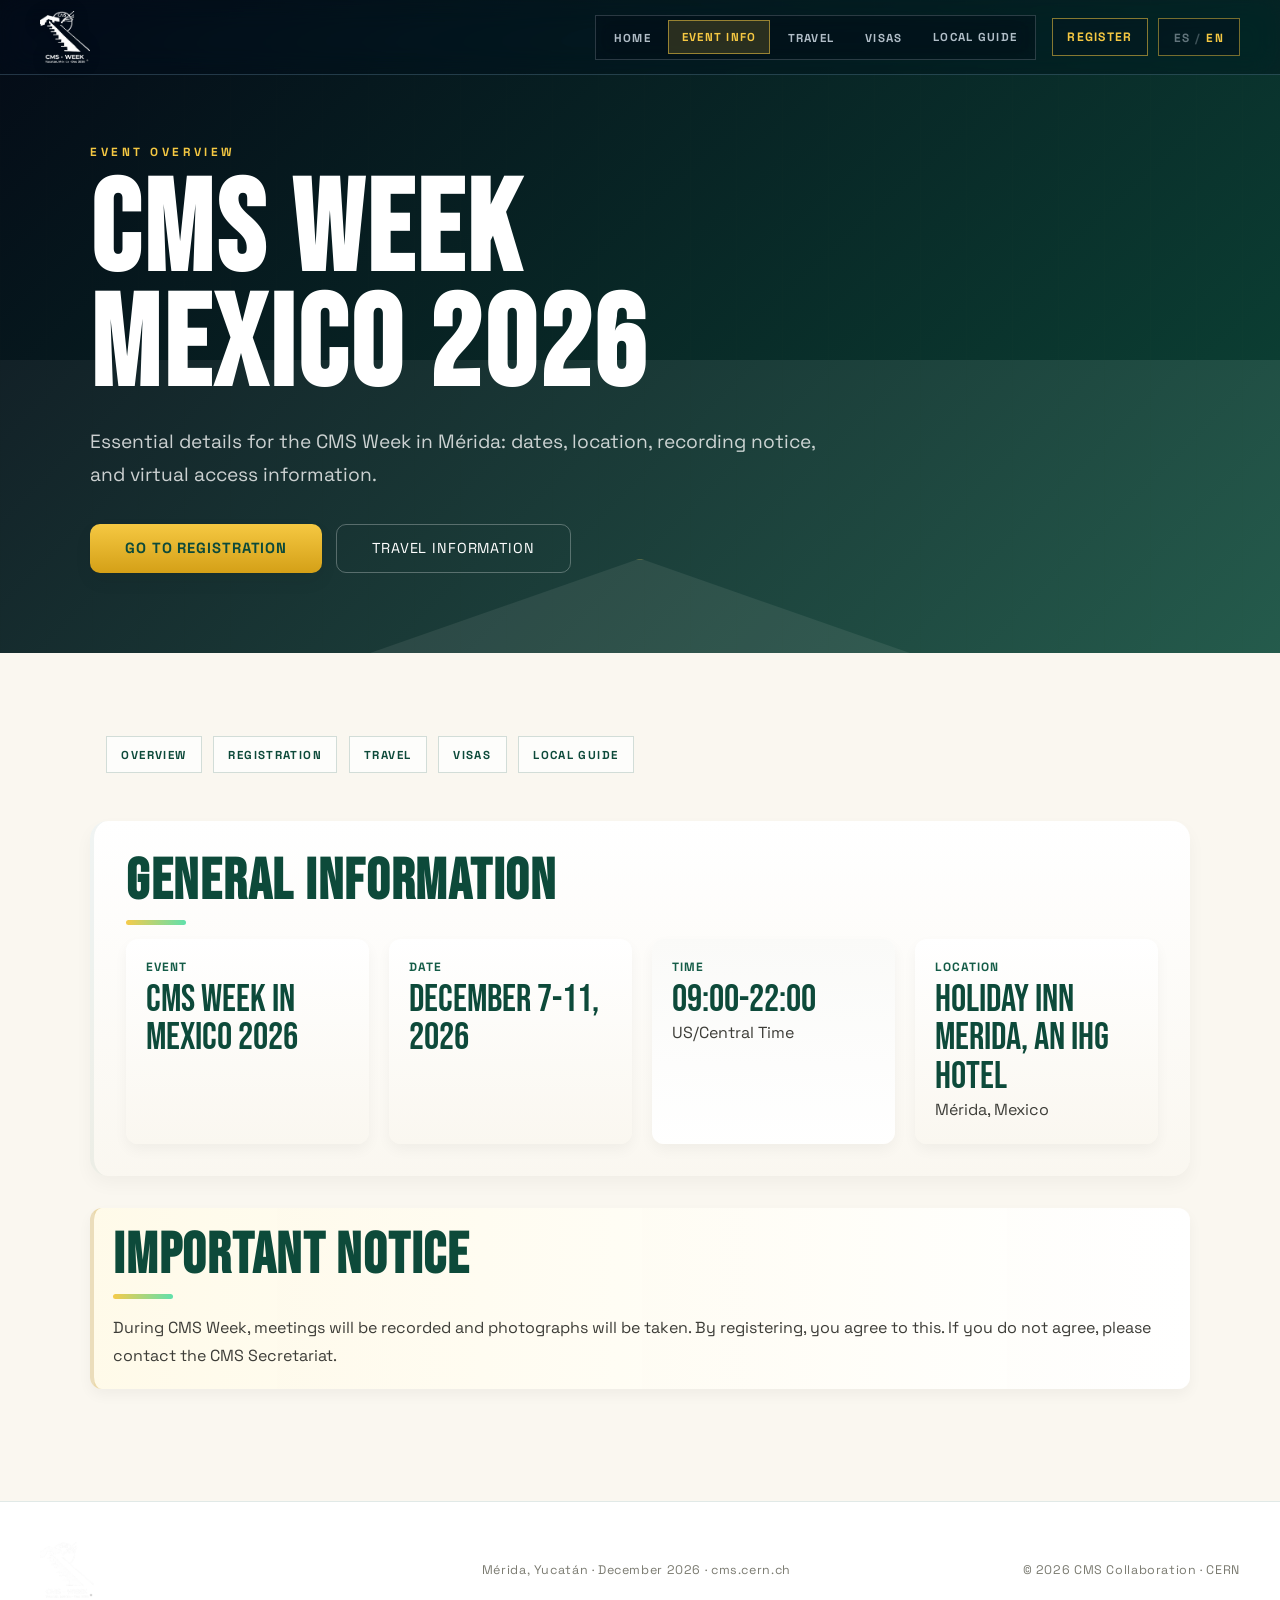
<file: event-info.html>
<!DOCTYPE html>
<html lang="es">
<head>
<meta charset="UTF-8">
<meta name="viewport" content="width=device-width, initial-scale=1.0">
<title>Información general | CMS Week México 2026</title>
<meta name="description" content="Información general de CMS Week México 2026: fechas, horario, sede en Mérida, acceso virtual, aviso de grabación y datos para participantes.">
<meta name="robots" content="index, follow">
<link rel="canonical" href="https://cmsweekmexico.buap.mx/event-info.html">
<link rel="icon" href="Logos/logo1.png" type="image/png">
<meta property="og:locale" content="es_MX">
<meta property="og:site_name" content="CMS Week México 2026">
<meta property="og:type" content="website">
<meta property="og:title" content="Información general | CMS Week México 2026">
<meta property="og:description" content="Fechas, horario, sede, acceso virtual y avisos para participantes de CMS Week México 2026.">
<meta property="og:url" content="https://cmsweekmexico.buap.mx/event-info.html">
<meta property="og:image" content="https://cmsweekmexico.buap.mx/Logos/logo1.png">
<meta name="twitter:card" content="summary_large_image">
<meta name="twitter:title" content="Información general | CMS Week México 2026">
<meta name="twitter:description" content="Fechas, sede, acceso virtual y datos generales para participantes.">
<meta name="twitter:image" content="https://cmsweekmexico.buap.mx/Logos/logo1.png">
<link rel="preconnect" href="https://fonts.googleapis.com">
<link rel="preconnect" href="https://fonts.gstatic.com" crossorigin>
<link rel="stylesheet" href="cms_week_merida.css">
<link href="https://fonts.googleapis.com/css2?family=Bebas+Neue&family=Space+Grotesk:wght@300;400;500;700&display=swap" rel="stylesheet">
</head>
<body class="subpage" data-lang="es" data-title-es="Información general | CMS Week México 2026" data-title-en="General information | CMS Week Mexico 2026">

<nav class="subpage-nav">
  <a class="nav-logo" href="index.html#home" aria-label="Ir al inicio" data-aria-en="Go to home">
    <img src="Logos/logo1.png" alt="CMS Week">
  </a>
  <div class="subpage-nav-links" aria-label="Navegación de participante" data-aria-en="Participant navigation">
    <a href="index.html#home" data-en="Home">Inicio</a>
    <a class="is-active" href="event-info.html" data-en="Event info">Evento</a>
    <a href="travel.html" data-en="Travel">Viaje</a>
    <a href="visa.html" data-en="Visas">Visas</a>
    <a href="local-guide.html" data-en="Local guide">Guía local</a>
  </div>
  <div class="subpage-nav-actions">
    <a class="nav-register-link" href="registration.html" data-en="Register">Registro</a>
    <button class="lang-toggle" type="button" data-language-toggle aria-label="Cambiar idioma a inglés" aria-pressed="false">
      <span data-lang-option="es">ES</span>
      <span class="lang-toggle-divider">/</span>
      <span data-lang-option="en">EN</span>
    </button>
  </div>
</nav>

<header class="subpage-hero">
  <div class="subpage-hero-inner">
    <p class="subpage-kicker" data-en="Event overview">Vista general</p>
    <h1 class="subpage-title" data-en="CMS Week<br>Mexico 2026">CMS Week<br>México 2026</h1>
    <p class="subpage-lede" data-en="Essential details for the CMS Week in Mérida: dates, location, recording notice, and virtual access information.">Detalles esenciales para la CMS Week en Mérida: fechas, sede, aviso de grabación y acceso virtual.</p>
    <div class="subpage-actions">
      <a class="btn-primary" href="registration.html" data-en="Go to registration">Ir a registro</a>
      <a class="btn-secondary" href="travel.html" data-en="Travel information">Información de viaje</a>
    </div>
  </div>
</header>

<main class="subpage-shell">
  <nav class="quick-nav" aria-label="Navegación de información" data-aria-en="Information navigation">
    <a href="event-info.html" data-en="Overview">Vista general</a>
    <a href="registration.html" data-en="Registration">Registro</a>
    <a href="travel.html" data-en="Travel">Viaje</a>
    <a href="visa.html" data-en="Visas">Visas</a>
    <a href="local-guide.html" data-en="Local guide">Guía local</a>
  </nav>

  <section class="subpage-section">
    <h2 data-en="General Information">Información general</h2>
    <div class="detail-grid">
      <article class="detail-card">
        <span class="detail-label" data-en="Event">Evento</span>
        <span class="detail-value" data-en="CMS Week in Mexico 2026">CMS Week en México 2026</span>
      </article>
      <article class="detail-card">
        <span class="detail-label" data-en="Date">Fecha</span>
        <span class="detail-value" data-en="December 7-11, 2026">7-11 diciembre 2026</span>
      </article>
      <article class="detail-card">
        <span class="detail-label" data-en="Time">Horario</span>
        <span class="detail-value" data-en="09:00-22:00">09:00-22:00</span>
        <p data-en="US/Central Time">Hora US/Central</p>
      </article>
      <article class="detail-card">
        <span class="detail-label" data-en="Location">Ubicación</span>
        <span class="detail-value" data-en="Holiday Inn Merida, an IHG Hotel">Holiday Inn Merida, an IHG Hotel</span>
        <p data-en="Mérida, Mexico">Mérida, México</p>
      </article>
    </div>
  </section>

  <section class="subpage-section notice-card">
    <h2 data-en="Important Notice">Aviso importante</h2>
    <p data-en="During CMS Week, meetings will be recorded and photographs will be taken. By registering, you agree to this. If you do not agree, please contact the CMS Secretariat.">Durante la CMS Week, las reuniones serán grabadas y se tomarán fotografías. Al registrarte, aceptas esto. Si no estás de acuerdo, contacta a la Secretaría de CMS.</p>
  </section>

  <!--<section class="subpage-section">
    <h2 data-en="Virtual Access">Acceso virtual</h2>
    <div class="virtual-box">
      <p><strong data-en="Videoconference link">Enlace de videoconferencia</strong></p>
      <p><a class="external-link" href="https://cern.zoom.us/j/64338934866?pwd=QXkUrZQE3adKwtbLFVpMgnfCrBDTyC.1" target="_blank" rel="noopener">https://cern.zoom.us/j/64338934866?pwd=QXkUrZQE3adKwtbLFVpMgnfCrBDTyC.1</a></p>
      <div class="detail-grid">
        <article class="detail-card">
          <span class="detail-label" data-en="Zoom Meeting ID">ID de reunión Zoom</span>
          <span class="detail-value">64338934866</span>
        </article>
        <article class="detail-card">
          <span class="detail-label" data-en="Passcode">Código de acceso</span>
          <span class="detail-value">13042026</span>
        </article>
        <article class="detail-card">
          <span class="detail-label" data-en="Main host">Host principal</span>
          <p>Elisa Sabatini</p>
        </article>
        <article class="detail-card">
          <span class="detail-label" data-en="Alternate hosts">Hosts alternativos</span>
          <p>Hafeez Hoorani, Anna Benecke, Paolo Rumerio, Florencia Canelli, Guillelmo Gomez-Ceballos, Giulia Negro, Anadi Canepa, Andreas Meyer, Anne Dabrowski.</p>
        </article>
      </div>
    </div>
  </section>-->
</main>

<footer>
  <div class="footer-logo">
    <img src="Logos/logo1.png" alt="CMS Week">
  </div>
  <div class="footer-text" data-en="Mérida, Yucatán · December 2026 · cms.cern.ch">Mérida, Yucatán · Diciembre 2026 · cms.cern.ch</div>
  <div class="footer-text">© 2026 CMS Collaboration · CERN</div>
</footer>

<script src="cms_week_subpages.js"></script>
</body>
</html>
</file>
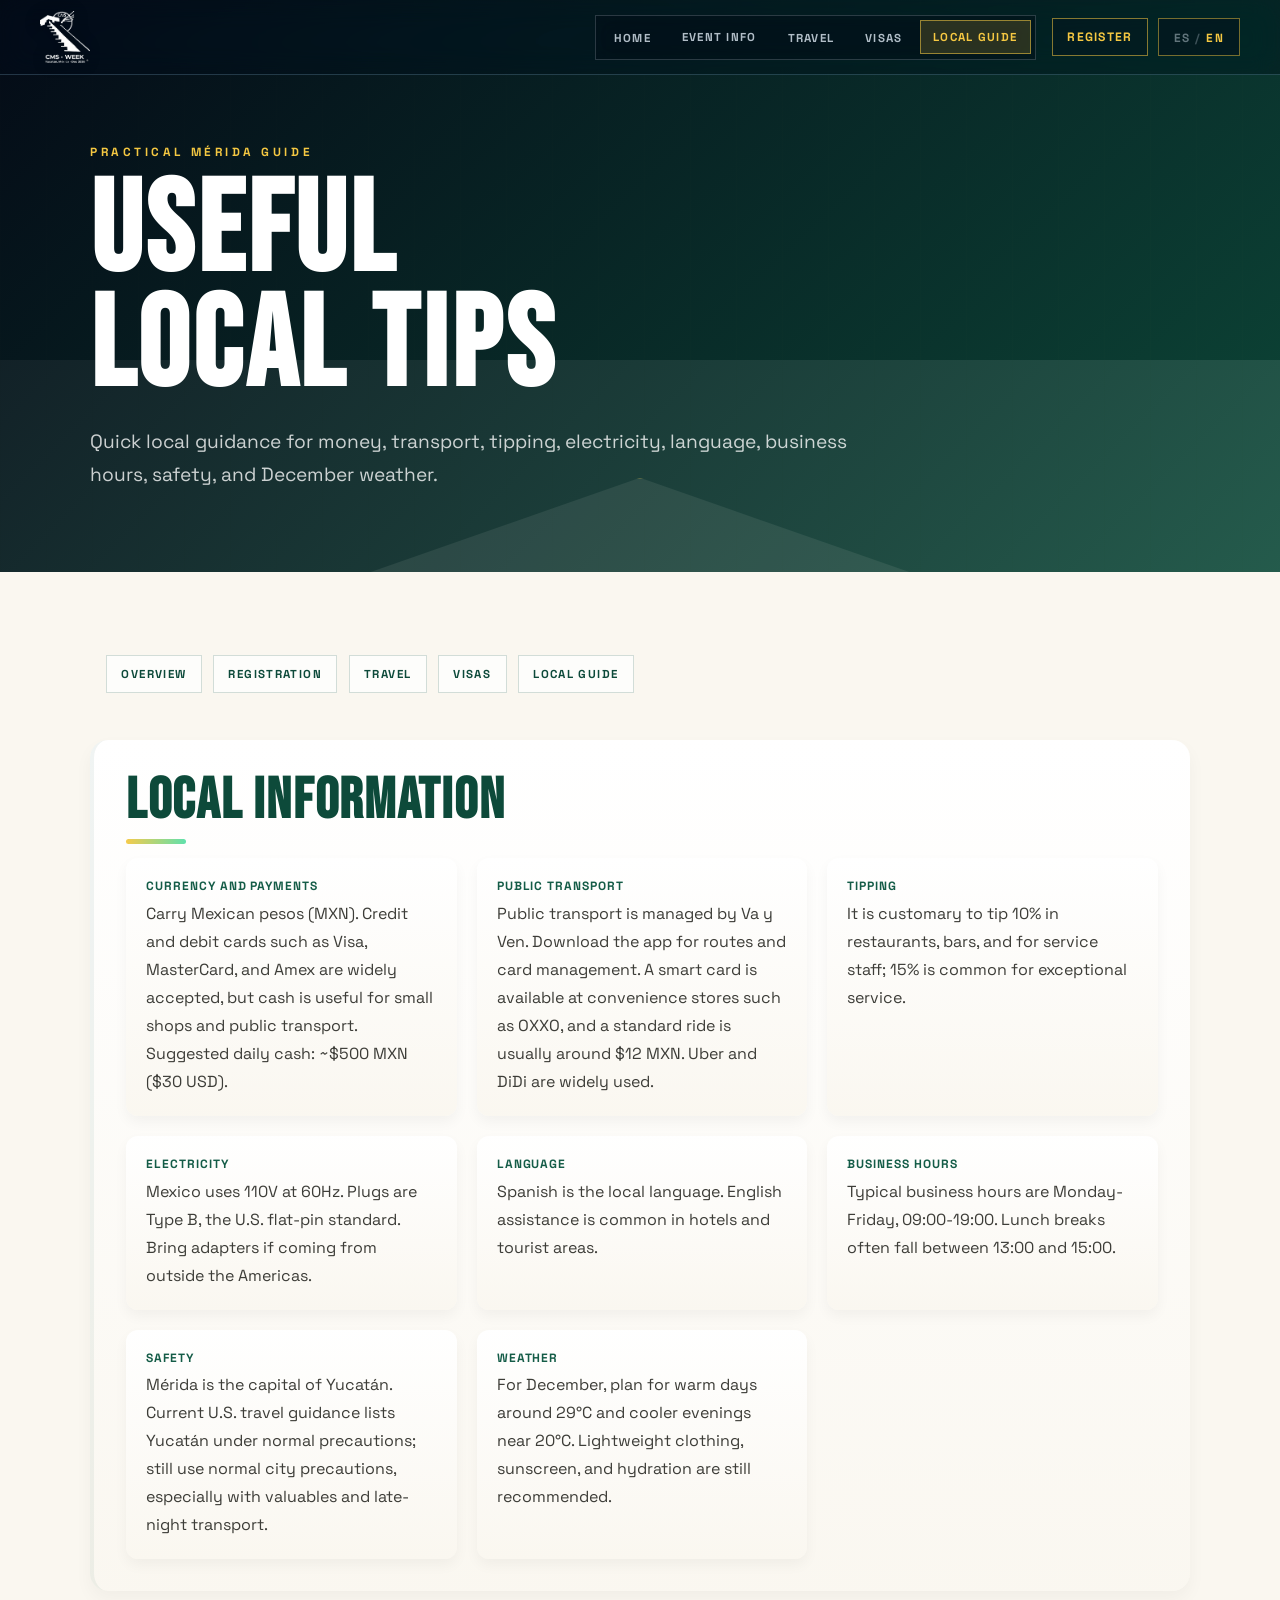
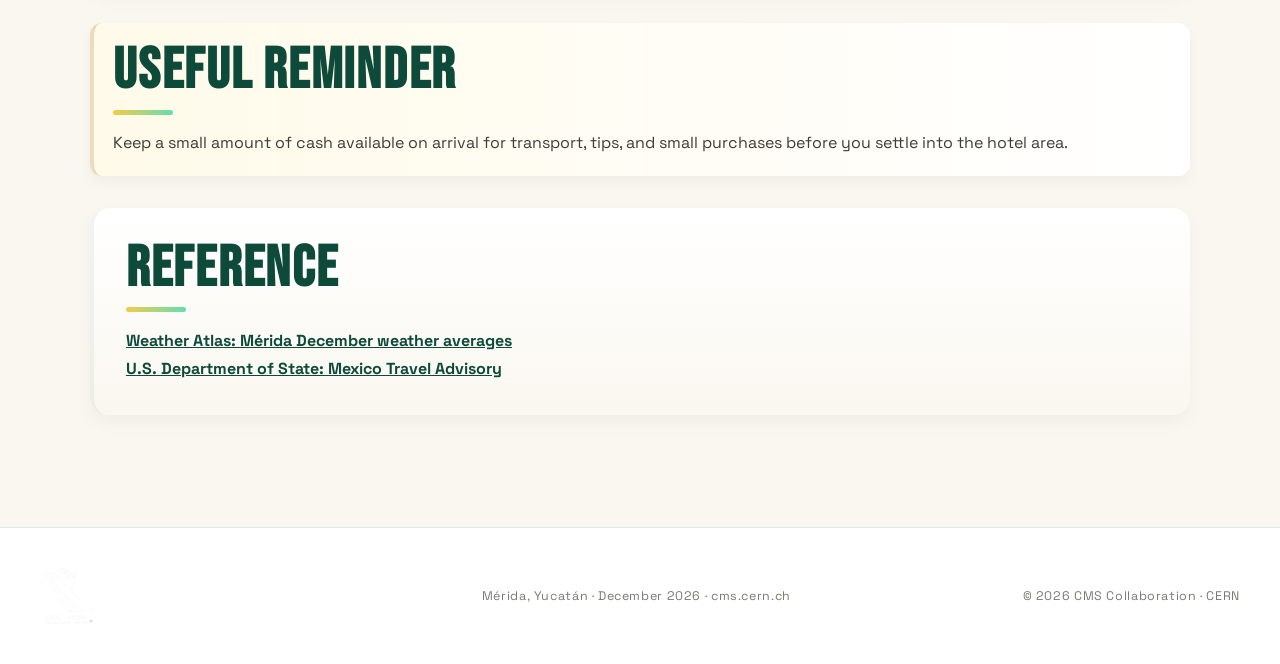
<file: local-guide.html>
<!DOCTYPE html>
<html lang="es">
<head>
<meta charset="UTF-8">
<meta name="viewport" content="width=device-width, initial-scale=1.0">
<title>Guía local | CMS Week México 2026</title>
<meta name="description" content="Guía local para CMS Week México 2026 en Mérida: moneda, clima, transporte, propinas, conectividad, seguridad y consejos prácticos.">
<meta name="robots" content="index, follow">
<link rel="canonical" href="https://cmsweekmexico.buap.mx/local-guide.html">
<link rel="icon" href="Logos/logo1.png" type="image/png">
<meta property="og:locale" content="es_MX">
<meta property="og:site_name" content="CMS Week México 2026">
<meta property="og:type" content="website">
<meta property="og:title" content="Guía local | CMS Week México 2026">
<meta property="og:description" content="Moneda, clima, transporte, propinas y consejos prácticos para participantes en Mérida.">
<meta property="og:url" content="https://cmsweekmexico.buap.mx/local-guide.html">
<meta property="og:image" content="https://cmsweekmexico.buap.mx/Logos/logo1.png">
<meta name="twitter:card" content="summary_large_image">
<meta name="twitter:title" content="Guía local | CMS Week México 2026">
<meta name="twitter:description" content="Moneda, clima, transporte y consejos prácticos para Mérida.">
<meta name="twitter:image" content="https://cmsweekmexico.buap.mx/Logos/logo1.png">
<link rel="preconnect" href="https://fonts.googleapis.com">
<link rel="preconnect" href="https://fonts.gstatic.com" crossorigin>
<link rel="stylesheet" href="cms_week_merida.css">
<link href="https://fonts.googleapis.com/css2?family=Bebas+Neue&family=Space+Grotesk:wght@300;400;500;700&display=swap" rel="stylesheet">
</head>
<body class="subpage" data-lang="es" data-title-es="Guía local | CMS Week México 2026" data-title-en="Local guide | CMS Week Mexico 2026">

<nav class="subpage-nav">
  <a class="nav-logo" href="index.html#home" aria-label="Ir al inicio" data-aria-en="Go to home">
    <img src="Logos/logo1.png" alt="CMS Week">
  </a>
  <div class="subpage-nav-links" aria-label="Navegación de participante" data-aria-en="Participant navigation">
    <a href="index.html#home" data-en="Home">Inicio</a>
    <a href="event-info.html" data-en="Event info">Evento</a>
    <a href="travel.html" data-en="Travel">Viaje</a>
    <a href="visa.html" data-en="Visas">Visas</a>
    <a class="is-active" href="local-guide.html" data-en="Local guide">Guía local</a>
  </div>
  <div class="subpage-nav-actions">
    <a class="nav-register-link" href="registration.html" data-en="Register">Registro</a>
    <button class="lang-toggle" type="button" data-language-toggle aria-label="Cambiar idioma a inglés" aria-pressed="false">
      <span data-lang-option="es">ES</span>
      <span class="lang-toggle-divider">/</span>
      <span data-lang-option="en">EN</span>
    </button>
  </div>
</nav>

<header class="subpage-hero">
  <div class="subpage-hero-inner">
    <p class="subpage-kicker" data-en="Practical Mérida guide">Guía práctica de Mérida</p>
    <h1 class="subpage-title" data-en="Useful<br>local tips">Consejos<br>locales útiles</h1>
    <p class="subpage-lede" data-en="Quick local guidance for money, transport, tipping, electricity, language, business hours, safety, and December weather.">Guía rápida sobre dinero, transporte, propinas, electricidad, idioma, horarios, seguridad y clima de diciembre.</p>
  </div>
</header>

<main class="subpage-shell">
  <nav class="quick-nav" aria-label="Navegación de información" data-aria-en="Information navigation">
    <a href="event-info.html" data-en="Overview">Vista general</a>
    <a href="registration.html" data-en="Registration">Registro</a>
    <a href="travel.html" data-en="Travel">Viaje</a>
    <a href="visa.html" data-en="Visas">Visas</a>
    <a href="local-guide.html" data-en="Local guide">Guía local</a>
  </nav>

  <section class="subpage-section">
    <h2 data-en="Local information">Información local</h2>
    <div class="tips-grid">
      <article class="tip-card">
        <span class="tip-label" data-en="Currency and payments">Moneda y pagos</span>
        <p data-en="Carry Mexican pesos (MXN). Credit and debit cards such as Visa, MasterCard, and Amex are widely accepted, but cash is useful for small shops and public transport. Suggested daily cash: ~$500 MXN ($30 USD).">Lleva pesos mexicanos (MXN). Tarjetas de crédito y débito como Visa, MasterCard y Amex se aceptan ampliamente, pero el efectivo es útil para tiendas pequeñas y transporte público. Efectivo diario sugerido: ~$500 MXN ($30 USD).</p>
      </article>
      <article class="tip-card">
        <span class="tip-label" data-en="Public transport">Transporte público</span>
        <p data-en="Public transport is managed by Va y Ven. Download the app for routes and card management. A smart card is available at convenience stores such as OXXO, and a standard ride is usually around $12 MXN. Uber and DiDi are widely used.">El transporte público lo opera Va y Ven. Descarga la app para rutas y gestión de tarjeta. La tarjeta inteligente está disponible en tiendas como OXXO y el viaje estándar suele rondar $12 MXN. Uber y DiDi son ampliamente usados.</p>
      </article>
      <article class="tip-card">
        <span class="tip-label" data-en="Tipping">Propinas</span>
        <p data-en="It is customary to tip 10% in restaurants, bars, and for service staff; 15% is common for exceptional service.">Es común dejar 10% de propina en restaurantes, bares y servicios; 15% suele reservarse para servicio excepcional.</p>
      </article>
      <article class="tip-card">
        <span class="tip-label" data-en="Electricity">Electricidad</span>
        <p data-en="Mexico uses 110V at 60Hz. Plugs are Type B, the U.S. flat-pin standard. Bring adapters if coming from outside the Americas.">México usa 110V a 60Hz. Los enchufes son Tipo B, estándar estadounidense de clavijas planas. Trae adaptadores si vienes de fuera de América.</p>
      </article>
      <article class="tip-card">
        <span class="tip-label" data-en="Language">Idioma</span>
        <p data-en="Spanish is the local language. English assistance is common in hotels and tourist areas.">El idioma local es español. Es común encontrar asistencia en inglés en hoteles y zonas turísticas.</p>
      </article>
      <article class="tip-card">
        <span class="tip-label" data-en="Business hours">Horarios comerciales</span>
        <p data-en="Typical business hours are Monday-Friday, 09:00-19:00. Lunch breaks often fall between 13:00 and 15:00.">Los horarios típicos son lunes a viernes, 09:00-19:00. Las pausas de comida suelen estar entre 13:00 y 15:00.</p>
      </article>
      <article class="tip-card">
        <span class="tip-label" data-en="Safety">Seguridad</span>
        <p data-en="Mérida is the capital of Yucatán. Current U.S. travel guidance lists Yucatán under normal precautions; still use normal city precautions, especially with valuables and late-night transport.">Mérida es la capital de Yucatán. La guía vigente de viaje de EE.UU. ubica a Yucatán bajo precauciones normales; aun así, usa precauciones normales de ciudad, especialmente con objetos de valor y transporte nocturno.</p>
      </article>
      <article class="tip-card">
        <span class="tip-label" data-en="Weather">Clima</span>
        <p data-en="For December, plan for warm days around 29°C and cooler evenings near 20°C. Lightweight clothing, sunscreen, and hydration are still recommended.">Para diciembre, considera días cálidos alrededor de 29°C y noches más frescas cerca de 20°C. Aun así, se recomienda ropa ligera, protección solar e hidratación.</p>
      </article>
    </div>
  </section>

  <section class="subpage-section notice-card">
    <h2 data-en="Useful reminder">Recordatorio útil</h2>
    <p data-en="Keep a small amount of cash available on arrival for transport, tips, and small purchases before you settle into the hotel area.">Lleva algo de efectivo disponible al llegar para transporte, propinas y compras pequeñas antes de instalarte en la zona del hotel.</p>
  </section>

  <section class="subpage-section">
    <h2 data-en="Reference">Referencia</h2>
    <p><a class="external-link" href="https://www.weather-atlas.com/en/mexico/merida-weather-december" target="_blank" rel="noopener" data-en="Weather Atlas: Mérida December weather averages">Weather Atlas: promedios climáticos de Mérida en diciembre</a></p>
    <p><a class="external-link" href="https://travel.state.gov/en/international-travel/travel-advisories/mexico.html" target="_blank" rel="noopener" data-en="U.S. Department of State: Mexico Travel Advisory">Departamento de Estado de EE.UU.: aviso de viaje para México</a></p>
  </section>
</main>

<footer>
  <div class="footer-logo">
    <img src="Logos/logo1.png" alt="CMS Week">
  </div>
  <div class="footer-text" data-en="Mérida, Yucatán · December 2026 · cms.cern.ch">Mérida, Yucatán · Diciembre 2026 · cms.cern.ch</div>
  <div class="footer-text">© 2026 CMS Collaboration · CERN</div>
</footer>

<script src="cms_week_subpages.js"></script>
</body>
</html>
</file>
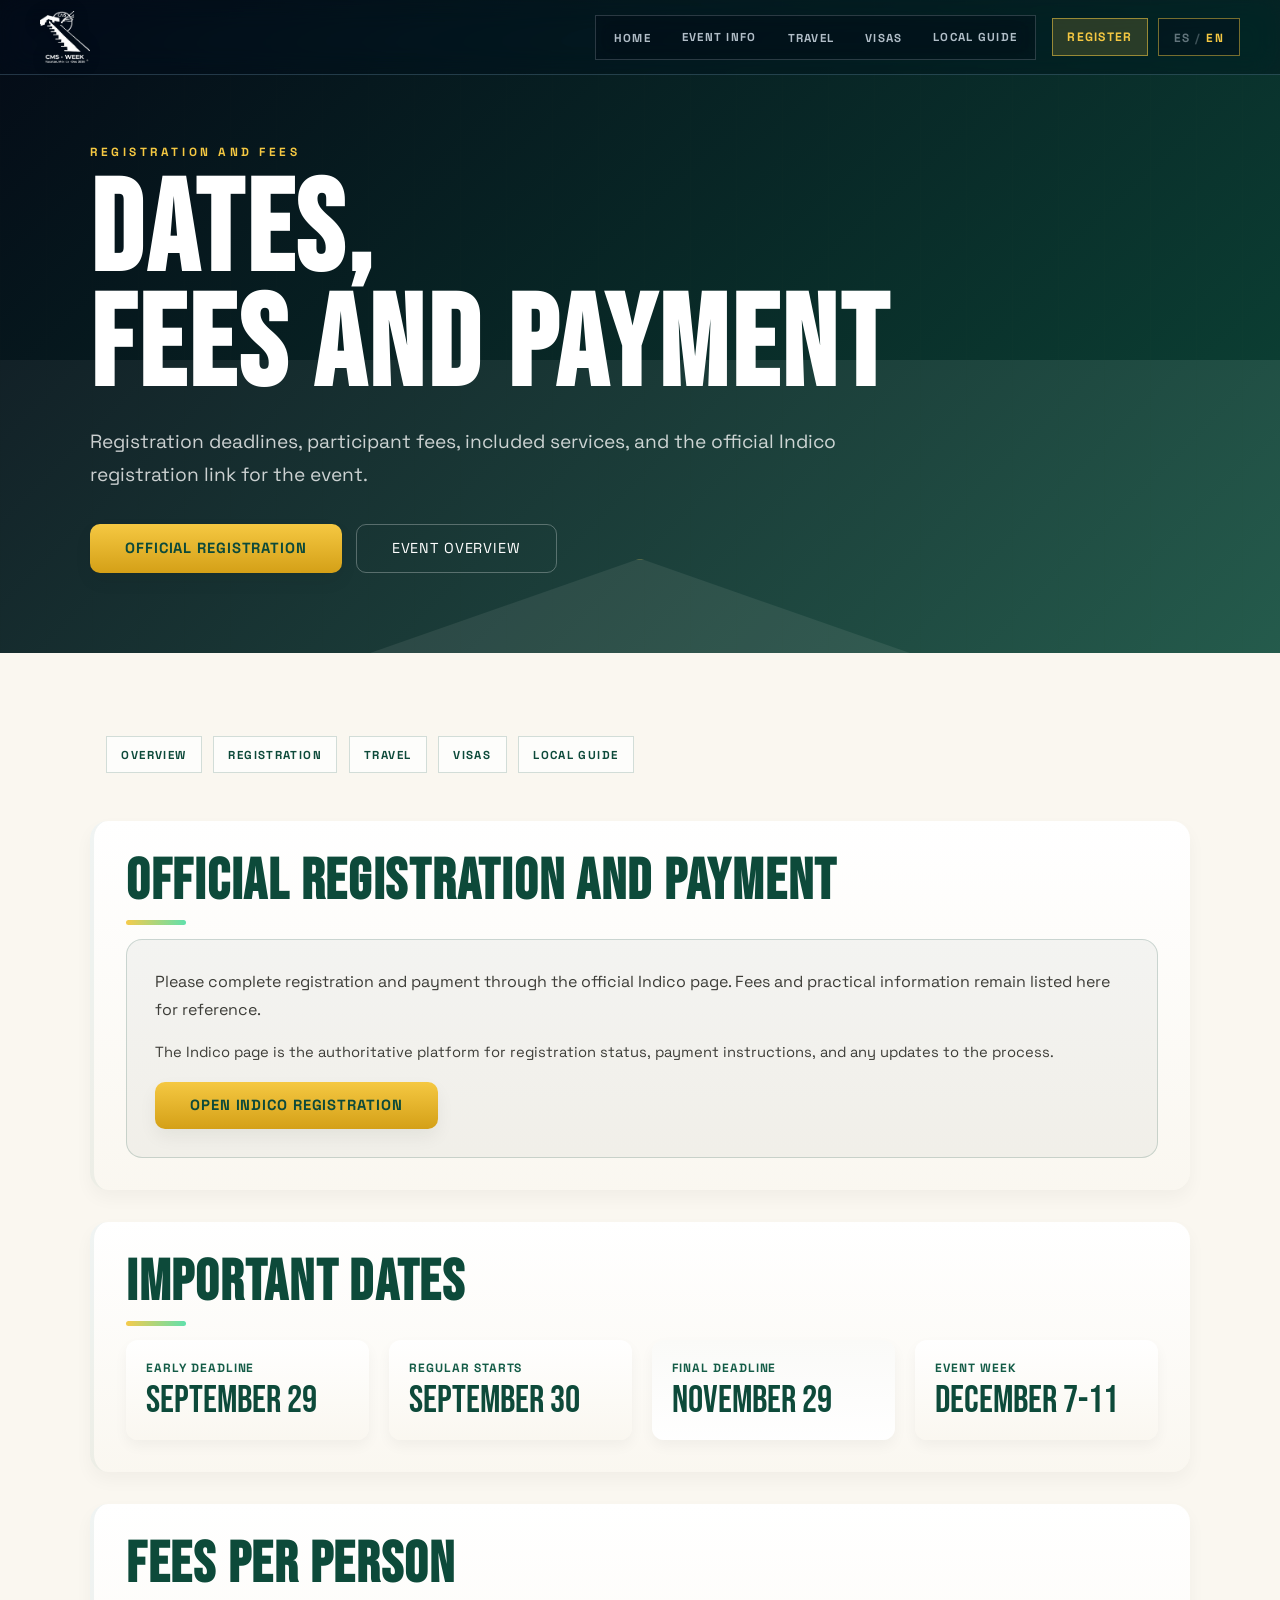
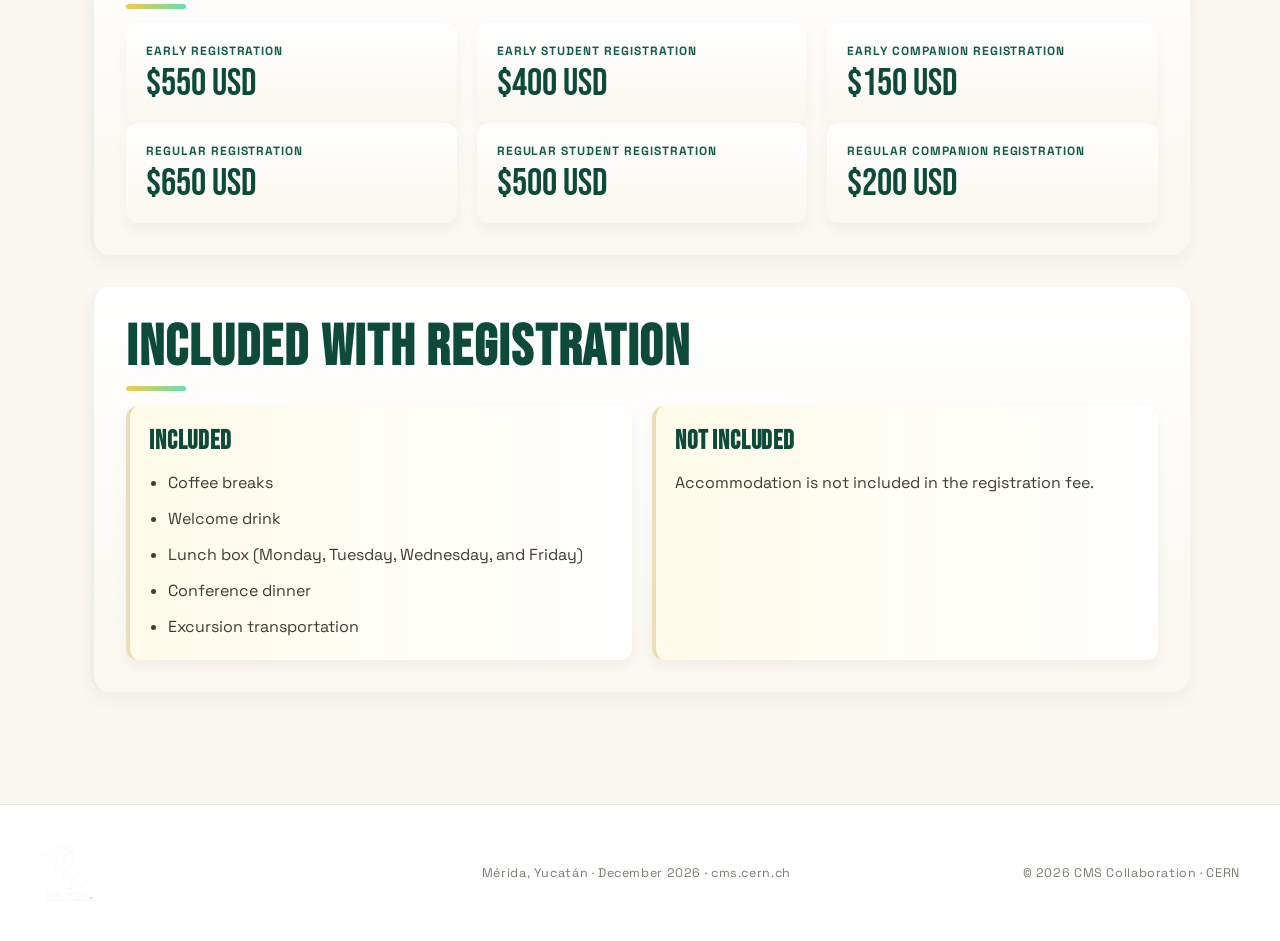
<file: registration.html>
<!DOCTYPE html>
<html lang="es">
<head>
<meta charset="UTF-8">
<meta name="viewport" content="width=device-width, initial-scale=1.0">
<title>Registro y pagos | CMS Week México 2026</title>
<meta name="description" content="Registro y pagos para CMS Week México 2026: fechas límite, cuotas por persona, servicios incluidos y enlace oficial de registro en Indico.">
<meta name="robots" content="index, follow">
<link rel="canonical" href="https://cmsweekmexico.buap.mx/registration.html">
<link rel="icon" href="Logos/logo1.png" type="image/png">
<meta property="og:locale" content="es_MX">
<meta property="og:site_name" content="CMS Week México 2026">
<meta property="og:type" content="website">
<meta property="og:title" content="Registro y pagos | CMS Week México 2026">
<meta property="og:description" content="Fechas límite, cuotas, servicios incluidos y registro oficial en Indico para CMS Week México 2026.">
<meta property="og:url" content="https://cmsweekmexico.buap.mx/registration.html">
<meta property="og:image" content="https://cmsweekmexico.buap.mx/Logos/logo1.png">
<meta name="twitter:card" content="summary_large_image">
<meta name="twitter:title" content="Registro y pagos | CMS Week México 2026">
<meta name="twitter:description" content="Fechas límite, cuotas y registro oficial en Indico.">
<meta name="twitter:image" content="https://cmsweekmexico.buap.mx/Logos/logo1.png">
<link rel="preconnect" href="https://fonts.googleapis.com">
<link rel="preconnect" href="https://fonts.gstatic.com" crossorigin>
<link rel="stylesheet" href="cms_week_merida.css">
<link href="https://fonts.googleapis.com/css2?family=Bebas+Neue&family=Space+Grotesk:wght@300;400;500;700&display=swap" rel="stylesheet">
</head>
<body class="subpage" data-lang="es" data-title-es="Registro y pagos | CMS Week México 2026" data-title-en="Registration and fees | CMS Week Mexico 2026">

<nav class="subpage-nav">
  <a class="nav-logo" href="index.html#home" aria-label="Ir al inicio" data-aria-en="Go to home">
    <img src="Logos/logo1.png" alt="CMS Week">
  </a>
  <div class="subpage-nav-links" aria-label="Navegación de participante" data-aria-en="Participant navigation">
    <a href="index.html#home" data-en="Home">Inicio</a>
    <a href="event-info.html" data-en="Event info">Evento</a>
    <a href="travel.html" data-en="Travel">Viaje</a>
    <a href="visa.html" data-en="Visas">Visas</a>
    <a href="local-guide.html" data-en="Local guide">Guía local</a>
  </div>
  <div class="subpage-nav-actions">
    <a class="nav-register-link is-active" href="registration.html" data-en="Register">Registro</a>
    <button class="lang-toggle" type="button" data-language-toggle aria-label="Cambiar idioma a inglés" aria-pressed="false">
      <span data-lang-option="es">ES</span>
      <span class="lang-toggle-divider">/</span>
      <span data-lang-option="en">EN</span>
    </button>
  </div>
</nav>

<header class="subpage-hero">
  <div class="subpage-hero-inner">
    <p class="subpage-kicker" data-en="Registration and fees">Registro y pagos</p>
    <h1 class="subpage-title" data-en="Dates,<br>fees and payment">Fechas,<br>cuotas y pago</h1>
    <p class="subpage-lede" data-en="Registration deadlines, participant fees, included services, and the official Indico registration link for the event.">Fechas límite de registro, cuotas por participante, servicios incluidos y el enlace oficial de registro en Indico para el evento.</p>
    <div class="subpage-actions">
      <a class="btn-primary" href="#payment" data-en="Official registration">Registro oficial</a>
      <a class="btn-secondary" href="event-info.html" data-en="Event overview">Vista general</a>
    </div>
  </div>
</header>

<main class="subpage-shell">
  <nav class="quick-nav" aria-label="Navegación de información" data-aria-en="Information navigation">
    <a href="event-info.html" data-en="Overview">Vista general</a>
    <a href="registration.html" data-en="Registration">Registro</a>
    <a href="travel.html" data-en="Travel">Viaje</a>
    <a href="visa.html" data-en="Visas">Visas</a>
    <a href="local-guide.html" data-en="Local guide">Guía local</a>
  </nav>

  <section class="subpage-section" id="payment">
    <h2 data-en="Official registration and payment">Registro y pago oficial</h2>
    <div class="payment-box">
      <p data-en="Please complete registration and payment through the official Indico page. Fees and practical information remain listed here for reference.">Completa el registro y el pago en la página oficial de Indico. Las cuotas y la información práctica se mantienen aquí como referencia.</p>
      <p class="price-note" data-en="The Indico page is the authoritative platform for registration status, payment instructions, and any updates to the process.">La página de Indico es la plataforma autoritativa para el estado del registro, las instrucciones de pago y cualquier actualización del proceso.</p>
      <div class="payment-cta">
        <a class="btn-primary" href="https://indico.cern.ch/event/1675505/" target="_blank" rel="noopener" data-en="Open Indico registration">Abrir registro en Indico</a>
      </div>
    </div>
  </section>

  <section class="subpage-section">
    <h2 data-en="Important dates">Fechas importantes</h2>
    <div class="detail-grid">
      <article class="detail-card">
        <span class="detail-label" data-en="Early deadline">Límite early</span>
        <span class="detail-value" data-en="September 29">29 septiembre</span>
      </article>
      <article class="detail-card">
        <span class="detail-label" data-en="Regular starts">Inicio regular</span>
        <span class="detail-value" data-en="September 30">30 septiembre</span>
      </article>
      <article class="detail-card">
        <span class="detail-label" data-en="Final deadline">Límite final</span>
        <span class="detail-value" data-en="November 29">29 noviembre</span>
      </article>
      <article class="detail-card">
        <span class="detail-label" data-en="Event week">Semana del evento</span>
        <span class="detail-value" data-en="December 7-11">7-11 diciembre</span>
      </article>
    </div>
  </section>

  <section class="subpage-section">
    <h2 data-en="Fees per person">Cuotas por persona</h2>
    <div class="price-grid">
      <article class="price-card">
        <span class="price-label" data-en="Early registration">Registro temprano</span>
        <span class="price-value">$550 USD</span>
      </article>
      <article class="price-card">
        <span class="price-label" data-en="Early student registration">Registro estudiante temprano</span>
        <span class="price-value">$400 USD</span>
      </article>
      <article class="price-card">
        <span class="price-label" data-en="Early companion registration">Registro acompañante temprano</span>
        <span class="price-value">$150 USD</span>
      </article>
    </div>
    <div class="price-grid">
      <article class="price-card">
        <span class="price-label" data-en="Regular registration">Registro regular</span>
        <span class="price-value">$650 USD</span>
      </article>
      <article class="price-card">
        <span class="price-label" data-en="Regular student registration">Registro estudiante regular</span>
        <span class="price-value">$500 USD</span>
      </article>
      <article class="price-card">
        <span class="price-label" data-en="Regular companion registration">Registro acompañante estudiante</span>
        <span class="price-value">$200 USD</span>
      </article>
    </div>
  </section>

  <section class="subpage-section">
    <h2 data-en="Included with registration">Incluido en el registro</h2>
    <div class="route-grid">
      <article class="notice-card">
        <h3 data-en="Included">Incluye</h3>
        <ul>
          <li data-en="Coffee breaks">Coffee breaks</li>
          <li data-en="Welcome drink">Cocktel de bienvenida</li>
          <li data-en="Lunch box (Monday, Tuesday, Wednesday, and Friday)">Lunch box (Lunes, Martes, Miércoles, y Viernes)</li>
          <li data-en="Conference dinner">Cena de conferencia</li>
          <li data-en="Excursion transportation">Transporte para la excursión</li>
        </ul>
      </article>
      <article class="notice-card">
        <h3 data-en="Not included">No incluido</h3>
        <p data-en="Accommodation is not included in the registration fee.">El hospedaje no está incluido en la cuota de registro.</p>
      </article>
    </div>
  </section>
</main>

<footer>
  <div class="footer-logo">
    <img src="Logos/logo1.png" alt="CMS Week">
  </div>
  <div class="footer-text" data-en="Mérida, Yucatán · December 2026 · cms.cern.ch">Mérida, Yucatán · Diciembre 2026 · cms.cern.ch</div>
  <div class="footer-text">© 2026 CMS Collaboration · CERN</div>
</footer>

<script src="cms_week_subpages.js"></script>
</body>
</html>
</file>
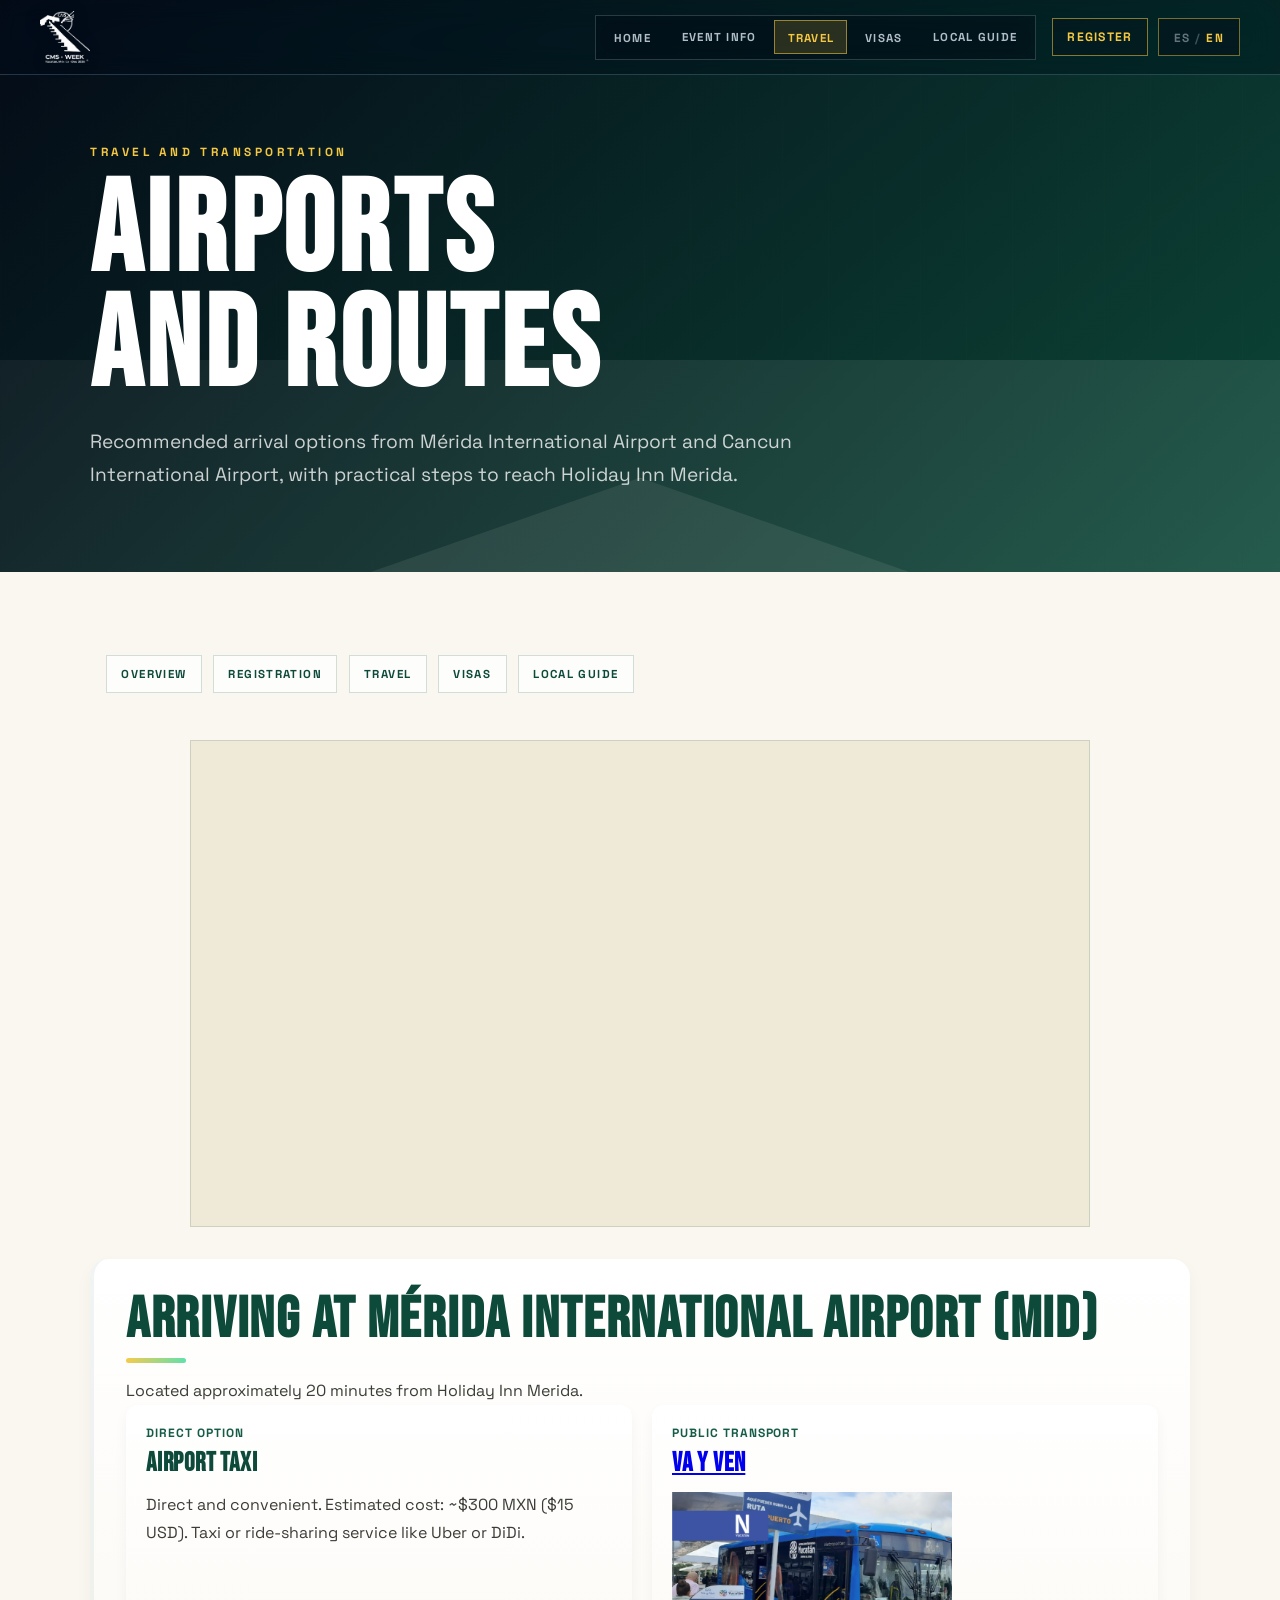
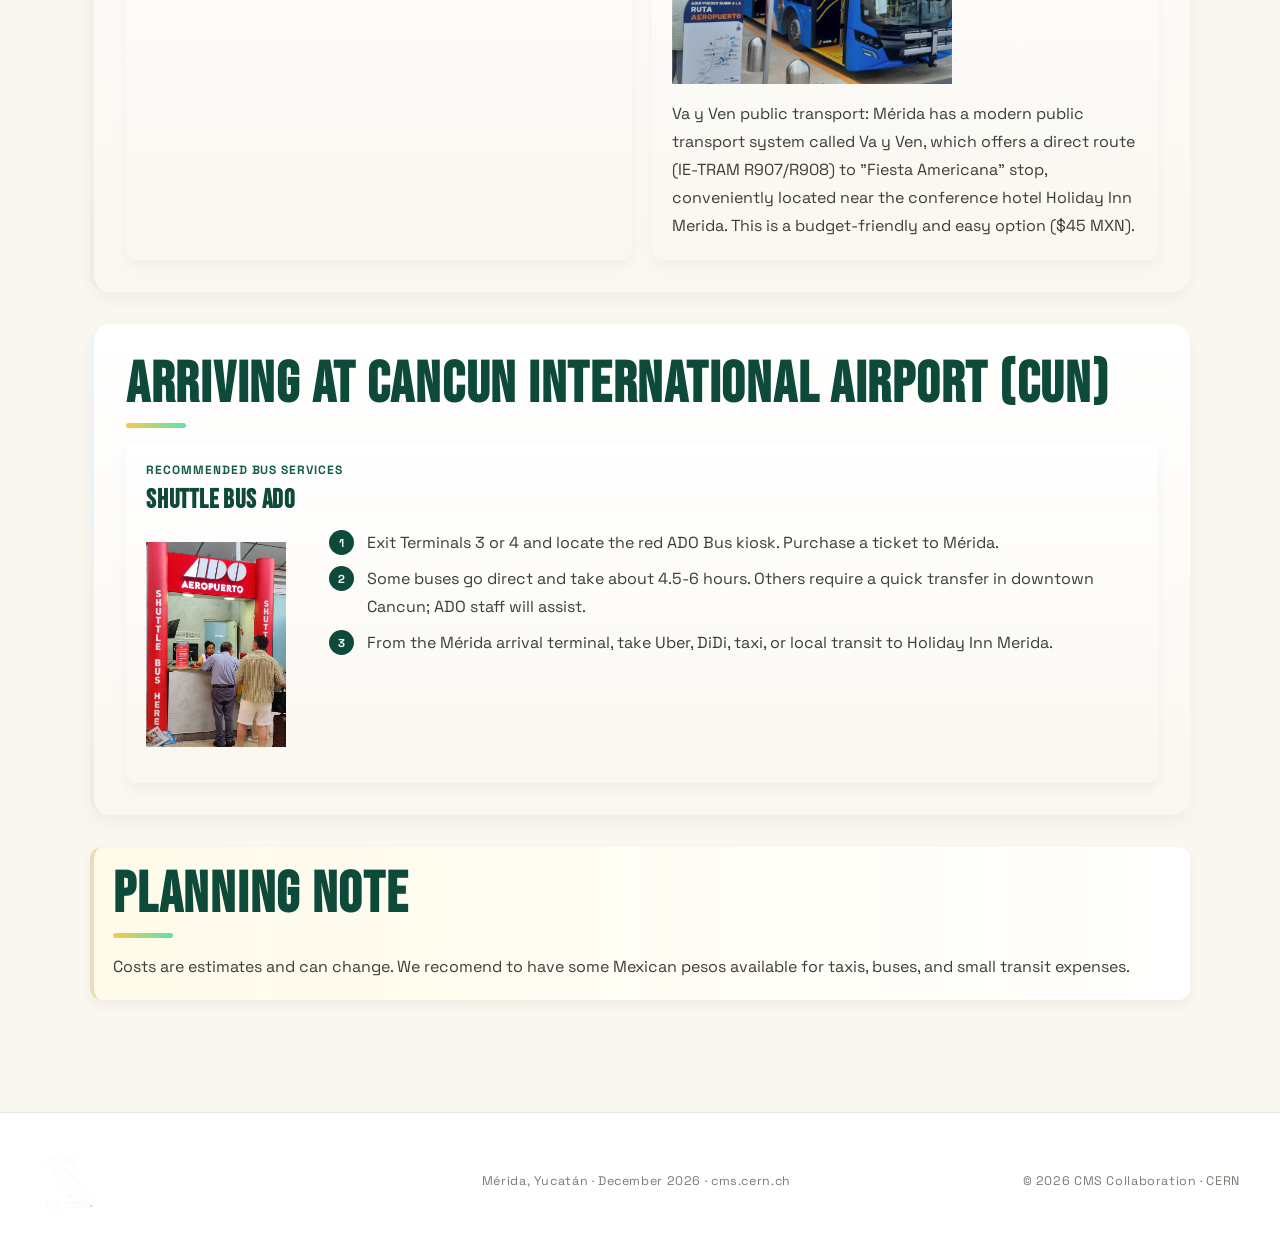
<file: travel.html>
<!DOCTYPE html>
<html lang="es">
<head>
<meta charset="UTF-8">
<meta name="viewport" content="width=device-width, initial-scale=1.0">
<title>Cómo llegar | CMS Week México 2026</title>
<meta name="description" content="Guía de viaje para CMS Week México 2026 en Mérida: aeropuertos, rutas, transporte local, ADO, taxis y llegada a la sede.">
<meta name="robots" content="index, follow">
<link rel="canonical" href="https://cmsweekmexico.buap.mx/travel.html">
<link rel="icon" href="Logos/logo1.png" type="image/png">
<meta property="og:locale" content="es_MX">
<meta property="og:site_name" content="CMS Week México 2026">
<meta property="og:type" content="website">
<meta property="og:title" content="Cómo llegar | CMS Week México 2026">
<meta property="og:description" content="Aeropuertos, rutas y transporte local para llegar a CMS Week México 2026 en Mérida.">
<meta property="og:url" content="https://cmsweekmexico.buap.mx/travel.html">
<meta property="og:image" content="https://cmsweekmexico.buap.mx/Logos/logo1.png">
<meta name="twitter:card" content="summary_large_image">
<meta name="twitter:title" content="Cómo llegar | CMS Week México 2026">
<meta name="twitter:description" content="Aeropuertos, rutas y transporte local para participantes.">
<meta name="twitter:image" content="https://cmsweekmexico.buap.mx/Logos/logo1.png">
<link rel="preconnect" href="https://fonts.googleapis.com">
<link rel="preconnect" href="https://fonts.gstatic.com" crossorigin>
<link rel="stylesheet" href="cms_week_merida.css">
<link href="https://fonts.googleapis.com/css2?family=Bebas+Neue&family=Space+Grotesk:wght@300;400;500;700&display=swap" rel="stylesheet">
</head>
<body class="subpage" data-lang="es" data-title-es="Cómo llegar | CMS Week México 2026" data-title-en="Travel and transportation | CMS Week Mexico 2026">

<nav class="subpage-nav">
  <a class="nav-logo" href="index.html#home" aria-label="Ir al inicio" data-aria-en="Go to home">
    <img src="Logos/logo1.png" alt="CMS Week">
  </a>
  <div class="subpage-nav-links" aria-label="Navegación de participante" data-aria-en="Participant navigation">
    <a href="index.html#home" data-en="Home">Inicio</a>
    <a href="event-info.html" data-en="Event info">Evento</a>
    <a class="is-active" href="travel.html" data-en="Travel">Viaje</a>
    <a href="visa.html" data-en="Visas">Visas</a>
    <a href="local-guide.html" data-en="Local guide">Guía local</a>
  </div>
  <div class="subpage-nav-actions">
    <a class="nav-register-link" href="registration.html" data-en="Register">Registro</a>
    <button class="lang-toggle" type="button" data-language-toggle aria-label="Cambiar idioma a inglés" aria-pressed="false">
      <span data-lang-option="es">ES</span>
      <span class="lang-toggle-divider">/</span>
      <span data-lang-option="en">EN</span>
    </button>
  </div>
</nav>

<header class="subpage-hero">
  <div class="subpage-hero-inner">
    <p class="subpage-kicker" data-en="Travel and transportation">Cómo llegar</p>
    <h1 class="subpage-title" data-en="Airports<br>and routes">Aeropuertos<br>y rutas</h1>
    <p class="subpage-lede" data-en="Recommended arrival options from Mérida International Airport and Cancun International Airport, with practical steps to reach Holiday Inn Merida.">Opciones recomendadas de llegada desde el Aeropuerto Internacional de Mérida y el Aeropuerto Internacional de Cancún, con pasos prácticos para llegar al Holiday Inn Merida.</p>
  </div>
</header>

<main class="subpage-shell">
  <nav class="quick-nav" aria-label="Navegación de información" data-aria-en="Information navigation">
    <a href="event-info.html" data-en="Overview">Vista general</a>
    <a href="registration.html" data-en="Registration">Registro</a>
    <a href="travel.html" data-en="Travel">Viaje</a>
    <a href="visa.html" data-en="Visas">Visas</a>
    <a href="local-guide.html" data-en="Local guide">Guía local</a>
  </nav>

<!-- Mapa de ubicaciones -->
<div class="map-embed">
  <iframe
    src="https://www.google.com/maps/d/embed?mid=1mixm0hPi0pVbnBPgvxwHHIjorfiwuu0&ehbc=2E312F&noprof=1"
    width="100%"
    height="480"
    style="border: none;"
    allowfullscreen
    loading="lazy"
    referrerpolicy="no-referrer-when-downgrade"
    title="CMS Week Mérida 2026 — Mapa de ubicaciones">
  </iframe>
</div>
  <section class="subpage-section">
    <h2 data-en="Arriving at Mérida International Airport (MID)">Llegando al Aeropuerto Internacional de Mérida (MID)</h2>
    <p data-en="Located approximately 20 minutes from Holiday Inn Merida.">Ubicado aproximadamente a 20 minutos del Holiday Inn Merida.</p>
    <div class="route-grid">
      <article class="route-card">
        <span class="route-label" data-en="Direct option">Opción directa</span>
        <h3 data-en="Airport taxi">Taxi de aeropuerto</h3>
        <p data-en="Direct and convenient. Estimated cost: ~$300 MXN ($15 USD). Taxi or ride-sharing service like Uber or DiDi."> Directo y conveniente. Costo estimado: ~$300 MXN ($15 USD). Taxi o servicio de transporte como Uber o DiDi</p>
      </article>
      <article class="route-card">
        <span class="route-label" data-en="Public transport">Transporte público</span>
        <h3><a href="https://transporteyucatan.org.mx/rutas/R907">Va y Ven</a></h3>
       <img class="route-img" src="Logos/VayVen.png" alt="Logo Va y Ven — transporte público de Mérida">
        <p  data-en="Va y Ven public transport: Mérida has a modern public transport system called Va y Ven, which offers a direct route (IE-TRAM R907/R908) to &quot;Fiesta Americana&quot; stop, conveniently located near the conference hotel Holiday Inn Merida. This is a budget-friendly and easy option ($45 MXN).">Transporte Va y Ven: Mérida cuenta con un sistema de transporte público con una ruta directa desde el Aeropuerto hasta la zona hotelera (IE-TRAM R907/R908). La parada &quot;Fiesta Americana&quot; está situada muy cerca del Hotel del Evento, el Holiday Inn Mérida. Es una opción económica para transportarse ($45 MXN).</p>
      </article>
    </div>
  </section>

  <section class="subpage-section">
    <h2 data-en="Arriving at Cancun International Airport (CUN)">Llegando al Aeropuerto Internacional de Cancún (CUN)</h2>

    <div class="route-grid">
      <!-- <article class="route-card">
        <span class="route-label" data-en="Recommended route">Ruta recomendada</span>
        <h3>Tren Maya</h3>
        <ol>
          <li data-en="From Cancun Airport, take Tren Maya toward Mérida Teya.">Desde el Aeropuerto de Cancún, toma el Tren Maya hacia Mérida Teya.</li>
          <li data-en="From Mérida Teya, take a taxi, rideshare, or local transit to Holiday Inn Merida; the drive is approximately 32 minutes under normal conditions.">Desde Mérida Teya, toma taxi, transporte por app o transporte local al Holiday Inn Merida; el traslado en auto es aproximadamente de 32 minutos en condiciones normales.</li>
          <li data-en="Check schedules and buy tickets on the official Tren Maya ticket site before traveling.">Consulta horarios y compra boletos en el sitio oficial de boletos del Tren Maya antes de viajar.</li>
        </ol>
        <p><a class="external-link" href="https://reservas.ventaboletostrenmaya.com.mx/" target="_blank" rel="noopener" data-en="Official Tren Maya ticket site">Sitio oficial de boletos del Tren Maya</a></p>
      </article> -->
      <article class="route-card">

       <span class="route-label" data-en="Recommended bus services">Ruta Recomendada</span>
        <h3 data-en="Shuttle Bus ADO">Autobuses ADO</h3>
          <div class="route-card-body">
            <img class="route-img" src="Logos/ADO.jpeg" alt="Autobuses ADO">
          <ol>
            <li data-en="Exit Terminals 3 or 4 and locate the red ADO Bus kiosk. Purchase a ticket to Mérida.">Sal de las terminales 3 o 4 y localiza el kiosco rojo de ADO. Compra un boleto hacia Mérida.</li>
            <li data-en="Some buses go direct and take about 4.5-6 hours. Others require a quick transfer in downtown Cancun; ADO staff will assist.">Algunos autobuses son directos y tardan alrededor de 4.5-6 horas. Otros requieren un transbordo rápido en el centro de Cancún; el personal de ADO puede orientarte.</li>
            <li data-en="From the Mérida arrival terminal, take Uber, DiDi, taxi, or local transit to Holiday Inn Merida.">Desde la terminal de llegada en Mérida, toma Uber, DiDi, taxi o transporte local al Holiday Inn Merida.</li>
          </ol>
        </div>

      </article>
    </div>
  </section>


  <!-- <section class="subpage-section notice-card">
    <h2 data-en="From Merida Airport to the Conference Hotel">Desde el Aeropuerto hasta el Hotel de la Conferencia</h2>
    <p data-en=" From here, you have several options to reach your hotel or final destination:">Desde el aeropuerto de Mérida existen varias opciones para llegar a tu destino:</p>
    <ol>
    <li data-en=" Taxi or ride-sharing service like Uber or DiDi.">Taxi o servicio de transporte como Uber o DiDi.</li>
    <li data-en=" Va y Ven public transport: Mérida has a modern public transport system called Va y Ven, which offers a direct route (IE-TRAM R907/R908) to &quot;Fiesta Americana&quot; stop, conveniently located near the conference hotel Holiday Inn Merida. This is a budget-friendly and easy option ($45 MXN).">Transporte Va y Ven: Mérida cuenta con un sistema de transporte público con una ruta directa desde el Aeropuerto hasta la zona hotelera (IE-TRAM R907/R908). La parada &quot;Fiesta Americana&quot; está situada muy cerca del Hotel del Evento, el Holiday Inn Mérida. Es una opción económica para transportarse ($45 MXN).</li>
    </ol>
  </section>-->

  <section class="subpage-section notice-card">
    <h2 data-en="Planning note">Nota de planeación</h2>
    <p data-en="Costs are estimates and can change. We recomend to have some Mexican pesos available for taxis, buses, and small transit expenses.">Los costos son estimados y pueden cambiar. Se recomeinda llevar pesos mexicanos disponibles para taxis, autobuses y gastos pequeños de transporte.</p>
  </section>
</main>

<footer>
  <div class="footer-logo">
    <img src="Logos/logo1.png" alt="CMS Week">
  </div>
  <div class="footer-text" data-en="Mérida, Yucatán · December 2026 · cms.cern.ch">Mérida, Yucatán · Diciembre 2026 · cms.cern.ch</div>
  <div class="footer-text">© 2026 CMS Collaboration · CERN</div>
</footer>

<script src="cms_week_subpages.js"></script>
</body>
</html>
</file>
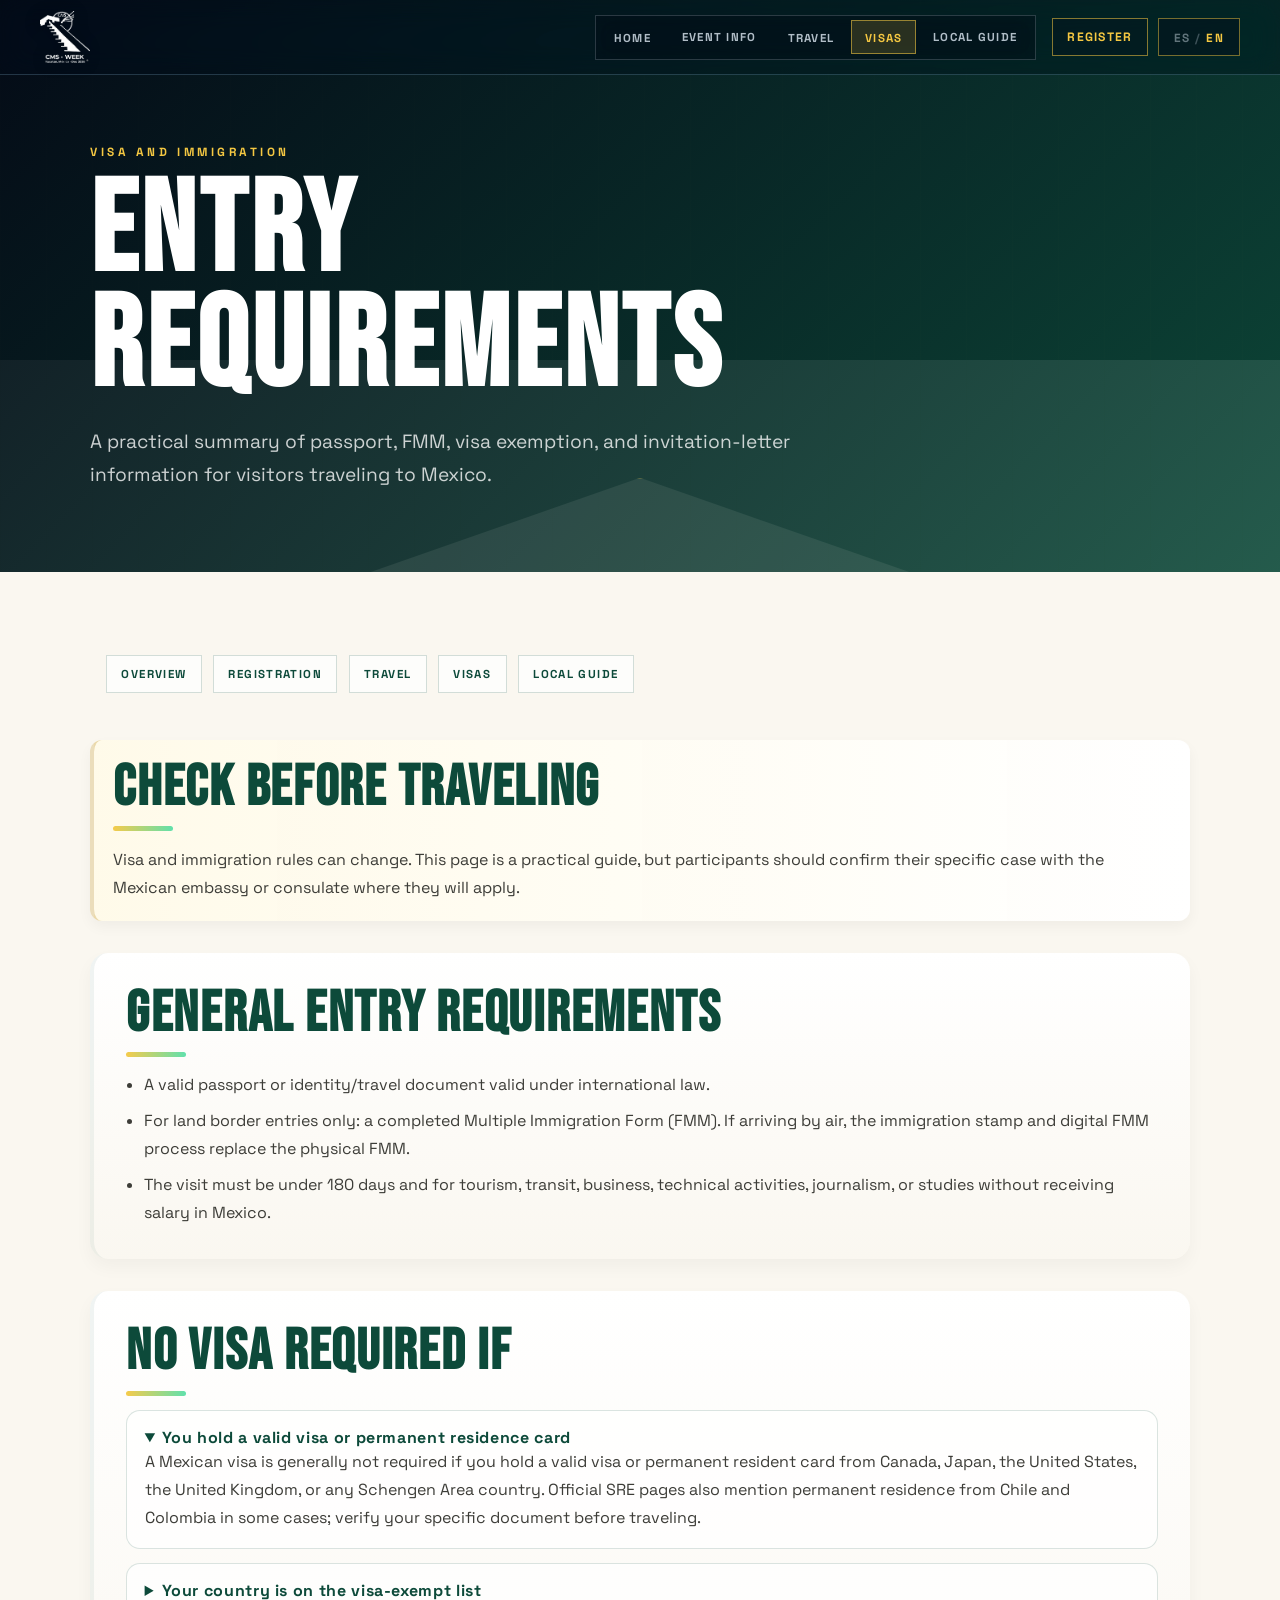
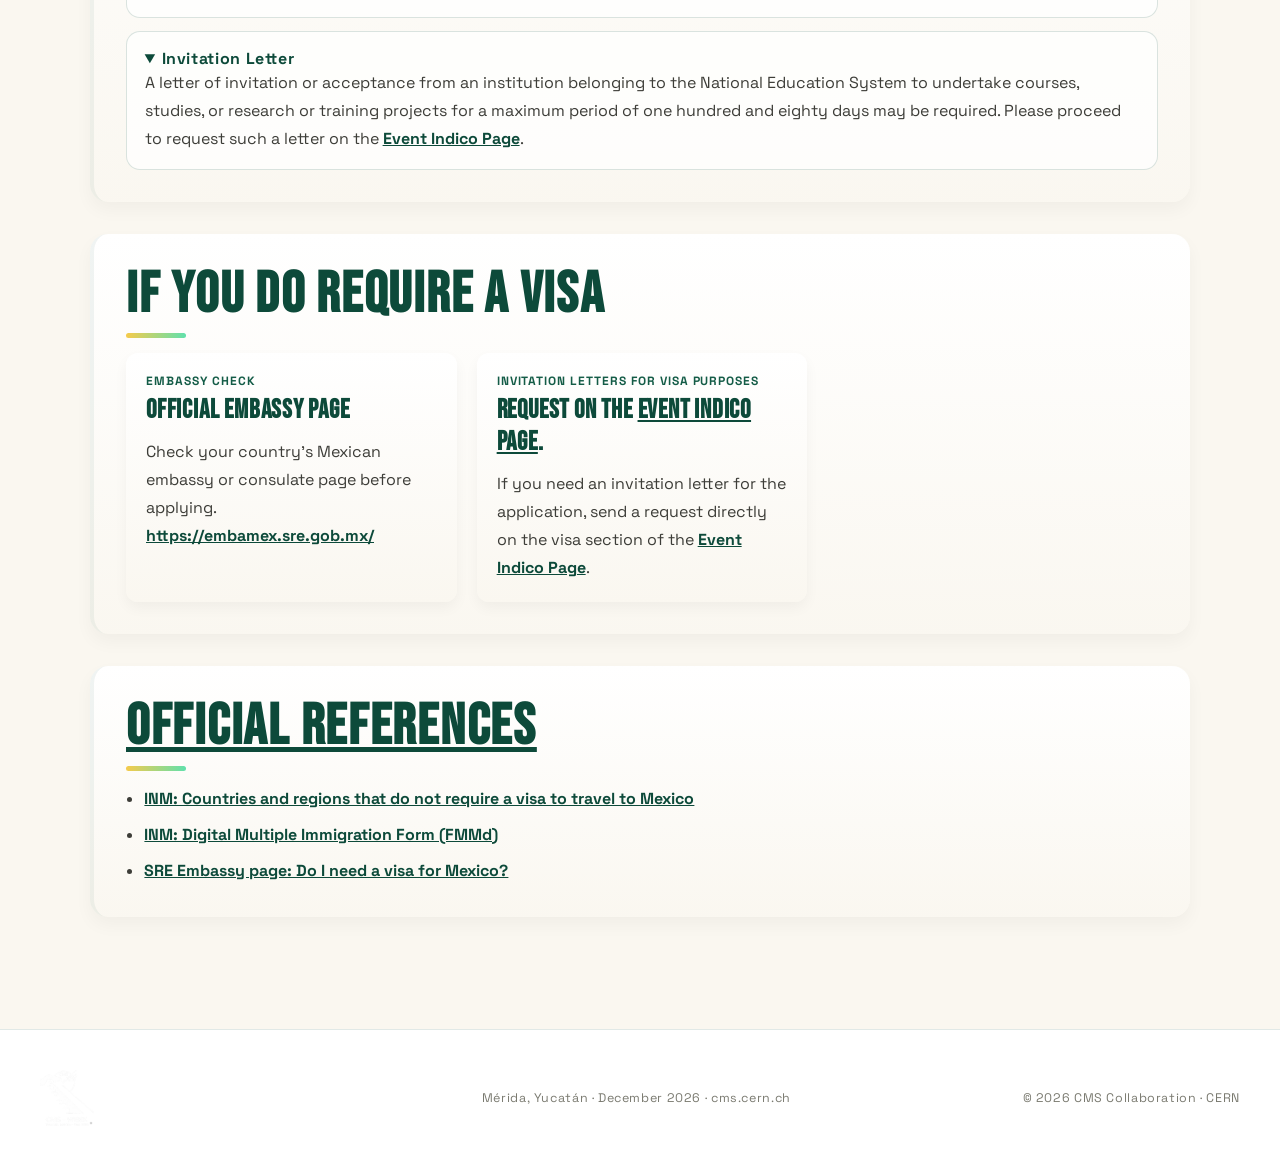
<file: visa.html>
<!DOCTYPE html>
<html lang="es">
<head>
<meta charset="UTF-8">
<meta name="viewport" content="width=device-width, initial-scale=1.0">
<title>Visados | CMS Week México 2026</title>
<meta name="description" content="Información de visas para CMS Week México 2026: requisitos de entrada a México, exenciones, FMM digital, embajadas y cartas de invitación.">
<meta name="robots" content="index, follow">
<link rel="canonical" href="https://cmsweekmexico.buap.mx/visa.html">
<link rel="icon" href="Logos/logo1.png" type="image/png">
<meta property="og:locale" content="es_MX">
<meta property="og:site_name" content="CMS Week México 2026">
<meta property="og:type" content="website">
<meta property="og:title" content="Visados | CMS Week México 2026">
<meta property="og:description" content="Requisitos migratorios, exenciones, FMM digital y cartas de invitación para CMS Week México 2026.">
<meta property="og:url" content="https://cmsweekmexico.buap.mx/visa.html">
<meta property="og:image" content="https://cmsweekmexico.buap.mx/Logos/logo1.png">
<meta name="twitter:card" content="summary_large_image">
<meta name="twitter:title" content="Visados | CMS Week México 2026">
<meta name="twitter:description" content="Requisitos migratorios, FMM digital y cartas de invitación.">
<meta name="twitter:image" content="https://cmsweekmexico.buap.mx/Logos/logo1.png">
<link rel="preconnect" href="https://fonts.googleapis.com">
<link rel="preconnect" href="https://fonts.gstatic.com" crossorigin>
<link rel="stylesheet" href="cms_week_merida.css">
<link href="https://fonts.googleapis.com/css2?family=Bebas+Neue&family=Space+Grotesk:wght@300;400;500;700&display=swap" rel="stylesheet">
</head>
<body class="subpage" data-lang="es" data-title-es="Visados | CMS Week México 2026" data-title-en="Visas | CMS Week Mexico 2026">

<nav class="subpage-nav">
  <a class="nav-logo" href="index.html#home" aria-label="Ir al inicio" data-aria-en="Go to home">
    <img src="Logos/logo1.png" alt="CMS Week">
  </a>
  <div class="subpage-nav-links" aria-label="Navegación de participante" data-aria-en="Participant navigation">
    <a href="index.html#home" data-en="Home">Inicio</a>
    <a href="event-info.html" data-en="Event info">Evento</a>
    <a href="travel.html" data-en="Travel">Viaje</a>
    <a class="is-active" href="visa.html" data-en="Visas">Visas</a>
    <a href="local-guide.html" data-en="Local guide">Guía local</a>
  </div>
  <div class="subpage-nav-actions">
    <a class="nav-register-link" href="registration.html" data-en="Register">Registro</a>
    <button class="lang-toggle" type="button" data-language-toggle aria-label="Cambiar idioma a inglés" aria-pressed="false">
      <span data-lang-option="es">ES</span>
      <span class="lang-toggle-divider">/</span>
      <span data-lang-option="en">EN</span>
    </button>
  </div>
</nav>

<header class="subpage-hero">
  <div class="subpage-hero-inner">
    <p class="subpage-kicker" data-en="Visa and immigration">Visados e inmigración</p>
    <h1 class="subpage-title" data-en="Entry<br>requirements">Requisitos<br>de entrada</h1>
    <p class="subpage-lede" data-en="A practical summary of passport, FMM, visa exemption, and invitation-letter information for visitors traveling to Mexico.">Resumen práctico sobre pasaporte, FMM, exenciones de visa e información para cartas de invitación para visitantes que viajarán a México.</p>
  </div>
</header>

<main class="subpage-shell">
  <nav class="quick-nav" aria-label="Navegación de información" data-aria-en="Information navigation">
    <a href="event-info.html" data-en="Overview">Vista general</a>
    <a href="registration.html" data-en="Registration">Registro</a>
    <a href="travel.html" data-en="Travel">Viaje</a>
    <a href="visa.html" data-en="Visas">Visas</a>
    <a href="local-guide.html" data-en="Local guide">Guía local</a>
  </nav>

  <section class="subpage-section notice-card">
    <h2 data-en="Check before traveling">Verifica antes de viajar</h2>
    <p data-en="Visa and immigration rules can change. This page is a practical guide, but participants should confirm their specific case with the Mexican embassy or consulate where they will apply.">Las reglas de visa e inmigración pueden cambiar. Esta página es una guía práctica, pero cada participante debe confirmar su caso específico con la embajada o consulado de México donde aplicará.</p>
  </section>

  <section class="subpage-section">
    <h2 data-en="General entry requirements">Requisitos generales de entrada</h2>
    <ul>
      <li data-en="A valid passport or identity/travel document valid under international law.">Pasaporte vigente o documento de identidad/viaje válido conforme al derecho internacional.</li>
      <li data-en="For land border entries only: a completed Multiple Immigration Form (FMM). If arriving by air, the immigration stamp and digital FMM process replace the physical FMM.">Solo para ingresos por frontera terrestre: Forma Migratoria Múltiple (FMM) completa. Si llegas por vía aérea, el sello migratorio y el proceso de FMM digital sustituyen la FMM física.</li>
      <li data-en="The visit must be under 180 days and for tourism, transit, business, technical activities, journalism, or studies without receiving salary in Mexico.">La visita debe ser menor a 180 días y por turismo, tránsito, negocios, actividades técnicas, periodismo o estudios sin recibir salario en México.</li>
    </ul>
  </section>

  <section class="subpage-section">
    <h2 data-en="No visa required if">No requiere visa si</h2>
    <details class="visa-details" open>
      <summary data-en="You hold a valid visa or permanent residence card">Tienes visa vigente o residencia permanente válida</summary>
      <p data-en="A Mexican visa is generally not required if you hold a valid visa or permanent resident card from Canada, Japan, the United States, the United Kingdom, or any Schengen Area country. Official SRE pages also mention permanent residence from Chile and Colombia in some cases; verify your specific document before traveling.">Generalmente no necesitas visa mexicana si tienes visa vigente o tarjeta de residencia permanente de Canadá, Japón, Estados Unidos, Reino Unido o cualquier país del Espacio Schengen. Páginas oficiales de SRE también mencionan residencia permanente de Chile y Colombia en algunos casos; verifica tu documento específico antes de viajar.</p>
    </details>

    <details class="visa-details">
      <summary data-en="Your country is on the visa-exempt list">Tu país está en la lista de exentos</summary>
      <p data-en="The list includes:">La lista incluye:</p>
      <p data-en="Andorra, Argentina, Australia, Austria, Bahamas, Barbados, Belgium, Belize, Bolivia, Bulgaria, Canada, Chile, Colombia, Costa Rica, Croatia, Cyprus, Czech Republic, Denmark, Estonia, Finland, France, Germany, Greece, Hong Kong, Hungary, Iceland, Ireland, Israel, Italy, Jamaica, Japan, Latvia, Liechtenstein, Lithuania, Luxembourg, Macao, Malaysia, Malta, Marshall Islands, Micronesia, Monaco, Netherlands, New Zealand, Norway, Palau, Panama, Paraguay, Poland, Portugal, Republic of Korea, Romania, San Marino, Singapore, Slovakia, Slovenia, Spain, Sweden, Switzerland, Trinidad and Tobago, UAE, UK, USA, Uruguay.">Andorra, Argentina, Australia, Austria, Bahamas, Barbados, Bélgica, Belice, Bolivia, Bulgaria, Canadá, Chile, Colombia, Costa Rica, Croacia, Chipre, República Checa, Dinamarca, Estonia, Finlandia, Francia, Alemania, Grecia, Hong Kong, Hungría, Islandia, Irlanda, Israel, Italia, Jamaica, Japón, Letonia, Liechtenstein, Lituania, Luxemburgo, Macao, Malasia, Malta, Islas Marshall, Micronesia, Mónaco, Países Bajos, Nueva Zelanda, Noruega, Palau, Panamá, Paraguay, Polonia, Portugal, República de Corea, Rumania, San Marino, Singapur, Eslovaquia, Eslovenia, España, Suecia, Suiza, Trinidad y Tobago, EAU, Reino Unido, Estados Unidos, Uruguay.</p>
      <p data-en="Please confirm it on the official site.">Puede revisar la lista directamente aquí</p>
      <p><a class="external-link" href="https://www.inm.gob.mx/gobmx/word/index.php/paises-no-requieren-visa-para-mexico/" target="_blank" rel="noopener">https://www.inm.gob.mx/gobmx/word/index.php/paises-no-requieren-visa-para-mexico/</a></p>
      </details>

     <details class="visa-details" open>
      <summary data-en="Invitation Letter">Carta de invitación</summary>
      <p data-en="A letter of invitation or acceptance from an institution belonging to the National Education System to undertake courses, studies, or research or training projects for a maximum period of one hundred and eighty days may be required. Please proceed to request such a letter on the <a href='https://indico.cern.ch/e/cmsmexico' class='external-link' target='_blank' rel='noopener'>Event Indico Page</a>.">Es posible que le soliciten una carta de invitación o de aceptación de alguna institución perteneciente al Sistema Educativo Nacional para realizar cursos, estudios o proyectos de investigación o de formación por una temporalidad máxima de ciento ochenta días. Puede solicitarla en la <a href="https://indico.cern.ch/e/cmsmexico" class="external-link" target="_blank" rel="noopener">página del evento en Indico</a>.</p>
    </details>
  </section>

  <section class="subpage-section">
    <h2 data-en="If you do require a visa">Si sí requieres visa</h2>
    <div class="route-grid">
      <article class="route-card">
        <span class="route-label" data-en="Embassy check">Consulta embajada</span>
        <h3 data-en="Official embassy page">Página oficial de embajada</h3>
        <p data-en="Check your country's Mexican embassy or consulate page before applying.">Consulta la página de la embajada o consulado de México correspondiente a tu país antes de aplicar.</p>
        <p><a class="external-link" href="https://embamex.sre.gob.mx/" target="_blank" rel="noopener">https://embamex.sre.gob.mx/</a></p>
      </article>
      <article class="route-card">
        <span class="route-label" data-en="Invitation letters for Visa purposes">Cartas de invitación para pedir visa</span>
        <h3 data-en="Request on the <a href='https://indico.cern.ch/e/cmsmexico' class='external-link' target='_blank' rel='noopener'>Event Indico Page</a>.">Solicitela <a href="https://indico.cern.ch/e/cmsmexico" class="external-link" target="_blank" rel="noopener">página del evento en Indico</a>.</h3>
        <p data-en="If you need an invitation letter for the application, send a request directly on the visa section of the <a href='https://indico.cern.ch/e/cmsmexico' class='external-link' target='_blank' rel='noopener'>Event Indico Page</a>.">Si necesitas una carta de invitación para la solicitud de visa, solicitala en la sección de visa de la <a href="https://indico.cern.ch/e/cmsmexico" class="external-link" target="_blank" rel="noopener">página del evento en Indico</p>

      </article>
    </div>
  </section>

  <section class="subpage-section">
    <h2 data-en="Official references">Referencias oficiales</h2>
    <ul>
      <li><a class="external-link" href="https://www.gob.mx/inm/documentos/paises-y-regiones-que-no-requieren-visa-para-viajar-a-mexico" target="_blank" rel="noopener" data-en="INM: Countries and regions that do not require a visa to travel to Mexico">INM: Países y regiones que no requieren visa para viajar a México</a></li>
      <li><a class="external-link" href="https://www.gob.mx/inm/articulos/forma-migratoria-multiple-digital-fmmd?idiom=es" target="_blank" rel="noopener" data-en="INM: Digital Multiple Immigration Form (FMMd)">INM: Forma Migratoria Múltiple Digital (FMMd)</a></li>
      <li><a class="external-link" href="https://embamex.sre.gob.mx/japon/index.php/es/consulares-menu/visas/593-requiero-visa-para-viajar-a-mexico" target="_blank" rel="noopener" data-en="SRE Embassy page: Do I need a visa for Mexico?">Página de SRE: ¿Requiero visa para viajar a México?</a></li>
    </ul>
  </section>
</main>

<footer>
  <div class="footer-logo">
    <img src="Logos/logo1.png" alt="CMS Week">
  </div>
  <div class="footer-text" data-en="Mérida, Yucatán · December 2026 · cms.cern.ch">Mérida, Yucatán · Diciembre 2026 · cms.cern.ch</div>
  <div class="footer-text">© 2026 CMS Collaboration · CERN</div>
</footer>

<script src="cms_week_subpages.js"></script>
</body>
</html>
</file>
<file: cms_week_merida.css>
﻿/* â”€â”€â”€ CMS WEEK MÃ‰RIDA 2026 â”€â”€â”€ */

*, *::before, *::after {
  margin: 0;
  padding: 0;
  box-sizing: border-box;
}

:root {
  --jade: #0D4A3A;
  --jade-mid: #145C47;
  --jade-light: #1E7A5E;
  --gold: #B8860B;
  --gold-light: #D4A017;
  --gold-bright: #F5C842;
  --cream: #FAF7F0;
  --cream-dark: #EFE9D8;
  --sand: #E8DFC8;
  --text-dark: #1A1A18;
  --text-mid: #3D3D38;
  --text-muted: #7A7A70;
  --white: #FFFFFF;
  --hero-bg-offset: 82px;

  /* Humanized design tokens */
  --card-radius: 12px;
  --card-radius-lg: 18px;
  --soft-shadow: 0 8px 20px rgba(6,30,22,0.06);
  --elevated-shadow: 0 20px 40px rgba(6,30,22,0.08);
  --accent-soft: rgba(245,200,66,0.12);
  --texture-dot: radial-gradient(circle, rgba(0,0,0,0.02) 1px, transparent 1px);
}

html {
  scroll-behavior: smooth;
}

body {
  background-color: var(--cream);
  color: var(--text-dark);
  font-family: 'Space Grotesk', sans-serif;
  overflow-x: hidden;
}

/* â”€â”€â”€ NAV â”€â”€â”€ */

/* Apply the fixed top navbar styles to all navs except small in-content quick navs */
nav:not(.quick-nav) {
  position: fixed;
  top: 0;
  left: 0;
  right: 0;
  z-index: 100;
  padding: 0.7rem 2.5rem;
  display: flex;
  align-items: center;
  justify-content: space-between;
  background: rgba(4, 12, 24, 0.36);
  backdrop-filter: blur(14px) saturate(130%);
  -webkit-backdrop-filter: blur(14px) saturate(130%);
  border-bottom: 1px solid rgba(150, 205, 235, 0.22);
  transform: translateY(0);
  opacity: 1;
  transition:
    transform 520ms cubic-bezier(0.22, 1, 0.36, 1),
    opacity 520ms ease,
    background-color 260ms ease,
    border-color 260ms ease;
  will-change: transform, opacity;
}

body.nav-scrolled:not(.nav-hidden) nav:not(.quick-nav) {
  background: rgba(4, 12, 24, 0.62);
  border-bottom-color: rgba(150, 205, 235, 0.3);
}

body.nav-hidden nav:not(.quick-nav) {
  transform: translateY(calc(-100% - 10px));
  opacity: 0;
  pointer-events: none;
}

.nav-logo {
  display: inline-flex;
  align-items: center;
  justify-content: flex-start;
  width: 220px;
  height: 62px;
  line-height: 0;
  text-decoration: none;
}

.nav-logo img {
  display: block;
  width: 100%;
  height: 100%;
  object-fit: contain;
  object-position: left center;
  filter: drop-shadow(0 1px 8px rgba(0, 0, 0, 0.32));
}

.nav-actions {
  display: flex;
  align-items: center;
  gap: 0.85rem;
  margin-left: auto;
}

.nav-links {
  display: flex;
  gap: 1.35rem;
}

.nav-links a {
  color: rgba(232, 244, 255, 0.86);
  text-decoration: none;
  font-size: 0.85rem;
  letter-spacing: 0.08em;
  text-transform: uppercase;
  transition: color 0.2s, opacity 0.2s;
}

.nav-links a:hover {
  color: #F5C842;
  opacity: 1;
}

.nav-feature-link,
.nav-register-link {
  display: inline-flex;
  align-items: center;
  justify-content: center;
  min-height: 38px;
  padding: 0 0.9rem;
  color: rgba(232, 244, 255, 0.88);
  text-decoration: none;
  font-size: 0.76rem;
  font-weight: 700;
  letter-spacing: 0.1em;
  text-transform: uppercase;
  border: 1px solid rgba(232, 244, 255, 0.22);
  background: rgba(4, 12, 24, 0.3);
  transition: border-color 0.2s, background 0.2s, color 0.2s, transform 0.2s;
}

.nav-feature-link:hover,
.nav-register-link:hover {
  transform: translateY(-1px);
  border-color: rgba(245, 200, 66, 0.56);
  background: rgba(245, 200, 66, 0.1);
  color: #F5C842;
}

.nav-register-link {
  border-color: rgba(245, 200, 66, 0.54);
  color: #F5C842;
}

.subpage-nav {
  gap: 1rem;
  padding: 0.6rem 1.6rem;
}

/* Ensure in-page quick navs are not fixed and don't overlap the main navbar */
.quick-nav {
  position: relative;
  display: flex;
  gap: 0.75rem;
  align-items: center;
  padding: 0.45rem 1rem;
  margin: 0.75rem 0 1.25rem 0;
  background: transparent;
  border: none;
  z-index: 10;
}

.quick-nav a {
  color: var(--text-dark);
  text-decoration: none;
  font-weight: 700;
  font-size: 0.9rem;
  text-transform: none;
}

.subpage-nav .nav-logo {
  width: 184px;
  height: 52px;
  flex: 0 0 auto;
}

.subpage-nav-links {
  display: flex;
  align-items: center;
  justify-content: center;
  gap: 0.25rem;
  margin-left: auto;
  padding: 0.28rem;
  border: 1px solid rgba(232, 244, 255, 0.18);
  background: rgba(4, 12, 24, 0.28);
  backdrop-filter: blur(10px);
  -webkit-backdrop-filter: blur(10px);
}

.subpage-nav-links a {
  display: inline-flex;
  align-items: center;
  min-height: 34px;
  padding: 0 0.78rem;
  color: rgba(232, 244, 255, 0.76);
  text-decoration: none;
  border: 1px solid transparent;
  font-size: 0.72rem;
  font-weight: 700;
  letter-spacing: 0.11em;
  text-transform: uppercase;
  transition: background 0.2s, color 0.2s;
}

.subpage-nav-links a:hover {
  background: rgba(245, 200, 66, 0.12);
  color: #F5C842;
}

.subpage-nav-links a.is-active,
.nav-register-link.is-active {
  background: rgba(245, 200, 66, 0.16);
  color: #F5C842;
  border-color: rgba(245, 200, 66, 0.55);
}

.subpage-nav-actions {
  display: flex;
  align-items: center;
  gap: 0.65rem;
  margin-left: 0;
}

.lang-toggle {
  display: inline-flex;
  align-items: center;
  justify-content: center;
  gap: 0.28rem;
  min-width: 82px;
  min-height: 38px;
  border: 1px solid rgba(245, 200, 66, 0.48);
  background: rgba(4, 12, 24, 0.42);
  color: rgba(232, 244, 255, 0.72);
  font-family: 'Space Grotesk', sans-serif;
  font-size: 0.74rem;
  font-weight: 700;
  letter-spacing: 0.12em;
  cursor: pointer;
  transition: border-color 0.2s, background 0.2s, color 0.2s, transform 0.2s;
}

.lang-toggle:hover {
  border-color: rgba(245, 200, 66, 0.9);
  background: rgba(245, 200, 66, 0.12);
  transform: translateY(-1px);
}

.lang-toggle:focus-visible {
  outline: 2px solid #F5C842;
  outline-offset: 3px;
}

.lang-toggle [data-lang-option] {
  opacity: 0.58;
  transition: color 0.2s, opacity 0.2s;
}

body[data-lang="es"] .lang-toggle [data-lang-option="es"],
body[data-lang="en"] .lang-toggle [data-lang-option="en"] {
  color: #F5C842;
  opacity: 1;
}

.lang-toggle-divider {
  opacity: 0.36;
}

/* â”€â”€â”€ HERO â”€â”€â”€ */

.hero {
  --hero-parallax-x: 0px;
  --hero-parallax-y: 0px;
  min-height: 100vh;
  display: flex;
  flex-direction: column;
  align-items: center;
  justify-content: center;
  position: relative;
  overflow: hidden;
  padding: 6rem 2rem 4rem;
  text-align: center;
  background: #060F1C;
}

.hero-svg-bg {
  position: absolute;
  top: var(--hero-bg-offset);
  left: 0;
  width: 100%;
  height: calc(100% + var(--hero-bg-offset));
  object-fit: cover;
  transform: translate3d(var(--hero-parallax-x), var(--hero-parallax-y), 0) scale(1.03);
  transform-origin: center center;
  transition: transform 220ms ease-out;
  will-change: transform;
}

.hero-svg-overlay {
  position: absolute;
  inset: 0;
  background: linear-gradient(
    to bottom,
    rgba(4,10,22,0.36) 0%,
    rgba(4,10,22,0.16) 38%,
    rgba(4,10,22,0.58) 72%,
    rgba(4,10,22,0.82) 100%
  );
  z-index: 1;
  transition: opacity 260ms ease;
}

.hero-starfield {
  position: absolute;
  inset: 0;
  z-index: 1;
  pointer-events: none;
  overflow: hidden;
}

.hero-trail-star {
  position: absolute;
  left: 0;
  top: 0;
  width: var(--star-size, 4px);
  height: var(--star-size, 4px);
  border-radius: 50%;
  background: var(--star-color, rgba(229, 245, 255, 0.95));
  box-shadow:
    0 0 8px rgba(150, 215, 255, 0.72),
    0 0 16px rgba(90, 170, 255, 0.42);
  transform: translate(-50%, -50%) scale(0.2);
  opacity: 0;
  animation: heroStarTrail var(--star-life, 900ms) cubic-bezier(0.16, 1, 0.3, 1) forwards;
  will-change: transform, opacity;
}

@keyframes heroStarTrail {
  0% {
    opacity: 0;
    transform: translate(-50%, -50%) scale(0.2);
  }
  22% {
    opacity: 1;
  }
  100% {
    opacity: 0;
    transform: translate(
      calc(-50% + var(--star-dx, 0px)),
      calc(-50% + var(--star-dy, -24px))
    ) scale(1.25);
  }
}

.hero-constellation {
  animation: constellationBreathe 7s ease-in-out infinite;
}

.hero-constellation .constellation-link {
  stroke-dasharray: 2 14;
  animation: constellationTrace 12s linear infinite;
}

.pyramid-portal {
  opacity: 0.82;
}

.portal-sweep {
  stroke-dasharray: 34 22;
  animation: portalSweep 5.5s linear infinite;
}

.portal-sweep--gold {
  animation-duration: 7s;
  animation-direction: reverse;
}

.maya-circuit path,
.pyramid-circuit path {
  stroke-dasharray: 18 18;
  animation: pyramidPulse 3.6s linear infinite;
}

.pyramid-circuit path:nth-child(2) {
  animation-duration: 4.4s;
}

.pyramid-circuit path:nth-child(3) {
  animation-duration: 5.2s;
}

@keyframes constellationBreathe {
  0%, 100% { opacity: 0.75; }
  50% { opacity: 1; }
}

@keyframes constellationTrace {
  to { stroke-dashoffset: -96; }
}

@keyframes portalSweep {
  to { stroke-dashoffset: -112; }
}

@keyframes pyramidPulse {
  to { stroke-dashoffset: -72; }
}

.hero-svg-bg #detectorCore,
.hero-svg-bg .detector-ring,
.hero-svg-bg .detector-axis,
.hero-svg-bg .data-track,
.hero-svg-bg .data-node,
.hero-svg-bg .travel-dot,
.hero-svg-bg .pyramid-trace,
.hero-svg-bg .pyramid-portal,
.hero-svg-bg .pyramid-circuit,
.hero-svg-bg .maya-circuit {
  transition: opacity 0.35s ease, stroke-width 0.35s ease, stroke-opacity 0.35s ease, filter 0.35s ease;
}

.hero-svg-bg .data-track {
  stroke-dasharray: none;
  stroke-dashoffset: 0;
}

@keyframes trackFlow {
  from { stroke-dashoffset: 0; }
  to { stroke-dashoffset: -38; }
}

@keyframes detectorPulse {
  0%, 100% { opacity: 0.56; }
  50% { opacity: 0.86; }
}

@media (hover: hover) and (pointer: fine) {
  .hero:is(:hover, .is-engaged) .hero-svg-bg #detectorCore {
    animation: detectorPulse 1.25s ease-in-out infinite;
    filter: drop-shadow(0 0 10px rgba(90, 178, 255, 0.34));
  }

  .hero:is(:hover, .is-engaged) .hero-svg-bg .detector-ring {
    stroke-width: 1.75;
  }

  .hero:is(:hover, .is-engaged) .hero-svg-bg .detector-axis {
    opacity: 0.72;
  }

  .hero:is(:hover, .is-engaged) .hero-svg-bg .data-track {
    stroke-width: 1.65;
    opacity: 0.92;
    stroke-dasharray: 14 10;
    animation: trackFlow 1.1s linear infinite;
  }

  .hero:is(:hover, .is-engaged) .hero-svg-bg .data-node,
  .hero:is(:hover, .is-engaged) .hero-svg-bg .travel-dot {
    filter: drop-shadow(0 0 6px rgba(139, 224, 255, 0.48));
  }

  .hero:is(:hover, .is-engaged) .hero-svg-bg .pyramid-trace {
    stroke-opacity: 0.4;
    filter: drop-shadow(0 0 7px rgba(96, 214, 158, 0.28));
  }

  .hero:is(:hover, .is-engaged) .hero-svg-bg .pyramid-portal {
    opacity: 1;
    filter: drop-shadow(0 0 12px rgba(90, 216, 255, 0.34));
  }

  .hero:is(:hover, .is-engaged) .hero-svg-bg .pyramid-circuit,
  .hero:is(:hover, .is-engaged) .hero-svg-bg .maya-circuit {
    opacity: 1;
  }

  .hero:is(:hover, .is-engaged) .hero-svg-overlay {
    opacity: 0.86;
  }
}

@media (prefers-reduced-motion: reduce) {
  nav:not(.quick-nav) {
    transition: none !important;
  }

  .hero-svg-bg,
  .hero-svg-bg #detectorCore,
  .hero-svg-bg .data-track,
  .hero-svg-bg .travel-dot,
  .portal-sweep,
  .hero-constellation,
  .hero-constellation .constellation-link,
  .maya-circuit path,
  .pyramid-circuit path {
    animation: none !important;
    transition: none !important;
  }
}

.hero-eyebrow {
  position: relative;
  z-index: 2;
  font-size: 0.75rem;
  letter-spacing: 0.3em;
  text-transform: uppercase;
  color: rgba(245, 200, 80, 0.9);
  margin-bottom: 0.35rem;
  font-weight: 500;
}

.hero-title {
  position: relative;
  z-index: 2;
  display: flex;
  flex-direction: column;
  align-items: center;
  font-family: 'Bebas Neue', sans-serif;
  font-size: clamp(4.4rem, 12vw, 9.4rem);
  line-height: 0.95;
  white-space: normal;
  margin-top: 3.6rem;
  color: #ffffff;
  letter-spacing: 0.02em;
  margin-bottom: 0.9rem;
  text-shadow:
    0 2px 14px rgba(0, 0, 0, 0.45),
    0 0 34px rgba(98, 216, 255, 0.16);
  -webkit-text-stroke: 1px rgba(255, 255, 255, 0.05);
}

.hero-title-main {
  white-space: nowrap;
}

.hero-title-location {
  display: block;
  margin-top: 0.02em;
  font-size: 0.34em;
  line-height: 0.9;
  letter-spacing: 0.12em;
  color: rgba(255, 255, 255, 0.78);
  text-shadow:
    0 2px 14px rgba(0, 0, 0, 0.42),
    0 0 28px rgba(245, 200, 66, 0.16);
}

.hero-title .accent {
  display: inline-block;
  margin: 0 0.035em;
  color: #F5C842;
  text-shadow:
    0 0 18px rgba(245, 200, 66, 0.45),
    0 0 34px rgba(98, 216, 255, 0.18);
}

.hero-sub {
  position: relative;
  z-index: 2;
  font-family: 'Bebas Neue', sans-serif;
  font-size: clamp(1.8rem, 5vw, 3.5rem);
  letter-spacing: 0.15em;
  color: rgba(255, 255, 255, 0.60);
  margin-bottom: 2rem;
}

.hero-date-badge {
  position: relative;
  z-index: 2;
  display: inline-flex;
  align-items: center;
  gap: 0.6rem;
  border: 1.5px solid rgba(245, 200, 80, 0.70);
  padding: 0.6rem 1.8rem;
  font-size: 0.85rem;
  letter-spacing: 0.2em;
  text-transform: uppercase;
  color: #F5C842;
  margin-bottom: 3rem;
  background: rgba(245, 200, 80, 0.08);
  backdrop-filter: blur(8px);
  -webkit-backdrop-filter: blur(8px);
  box-shadow: inset 0 0 18px rgba(245, 200, 80, 0.08);
}

.hero-dot {
  width: 6px;
  height: 6px;
  background: #F5C842;
  border-radius: 50%;
  flex-shrink: 0;
}

.hero-cta {
  position: relative;
  z-index: 2;
  display: inline-block;
  background: #F5C842;
  color: #0A1A0E;
  padding: 1rem 3rem;
  font-family: 'Space Grotesk', sans-serif;
  font-weight: 700;
  font-size: 0.95rem;
  letter-spacing: 0.1em;
  text-transform: uppercase;
  text-decoration: none;
  cursor: pointer;
  border: none;
  box-shadow:
    0 0 0 1px rgba(245, 200, 66, 0.18),
    0 16px 42px rgba(245, 200, 66, 0.14);
  transition: background 0.2s, transform 0.2s, box-shadow 0.2s;
}

.hero-cta:hover {
  background: #FFD966;
  transform: translateY(-2px);
  box-shadow:
    0 0 0 1px rgba(255, 217, 102, 0.42),
    0 20px 54px rgba(245, 200, 66, 0.26);
}

.scroll-hint {
  position: absolute;
  bottom: 2rem;
  left: 50%;
  transform: translateX(-50%);
  display: flex;
  flex-direction: column;
  align-items: center;
  gap: 0.5rem;
  font-size: 0.7rem;
  letter-spacing: 0.2em;
  text-transform: uppercase;
  color: rgba(245, 200, 80, 0.5);
  animation: scrollBounce 2s ease-in-out infinite;
  z-index: 2;
}

.scroll-line {
  width: 1px;
  height: 40px;
  background: linear-gradient(to bottom, transparent, rgba(245, 200, 80, 0.5));
}

@keyframes scrollBounce {
  0%, 100% { transform: translateX(-50%) translateY(0); }
  50% { transform: translateX(-50%) translateY(6px); }
}

/* â”€â”€â”€ MAYA STRIPE â”€â”€â”€ */

.maya-border {
  width: 100%;
  height: 8px;
  background: repeating-linear-gradient(
    90deg,
    var(--jade) 0px, var(--jade) 20px,
    var(--gold-light) 20px, var(--gold-light) 24px,
    var(--jade) 24px, var(--jade) 44px,
    var(--cream) 44px, var(--cream) 48px
  );
  opacity: 0.7;
}

.maya-border--flip {
  transform: scaleX(-1);
}

/* â”€â”€â”€ SHARED SECTION STYLES â”€â”€â”€ */

section {
  padding: 6rem 2rem;
  max-width: 1100px;
  margin: 0 auto;
}

.section-label {
  font-size: 0.7rem;
  letter-spacing: 0.3em;
  text-transform: uppercase;
  color: var(--jade-light);
  margin-bottom: 1rem;
  font-weight: 500;
}

.section-title {
  font-family: 'Bebas Neue', sans-serif;
  font-size: clamp(2.5rem, 6vw, 4.5rem);
  line-height: 1;
  margin-bottom: 2rem;
  color: var(--jade);
}

.divider {
  width: 100%;
  height: 1px;
  background: linear-gradient(to right, transparent, rgba(13, 74, 58, 0.2), transparent);
}

/* â”€â”€â”€ ABOUT â”€â”€â”€ */

#about {
  position: relative;
  isolation: isolate;
  overflow: hidden;
}

#about::before {
  content: '';
  position: absolute;
  inset: 12% -12% auto auto;
  width: clamp(260px, 34vw, 460px);
  height: clamp(260px, 34vw, 460px);
  border-radius: 50%;
  background: radial-gradient(circle, rgba(76, 165, 133, 0.18) 0%, rgba(76, 165, 133, 0) 72%);
  filter: blur(2px);
  z-index: 0;
  pointer-events: none;
}

#about::after {
  content: '';
  position: absolute;
  inset: auto auto 7% -8%;
  width: clamp(200px, 28vw, 360px);
  height: clamp(200px, 28vw, 360px);
  border-radius: 50%;
  background: radial-gradient(circle, rgba(245, 200, 66, 0.12) 0%, rgba(245, 200, 66, 0) 70%);
  filter: blur(1px);
  z-index: 0;
  pointer-events: none;
}

.about-grid {
  display: grid;
  grid-template-columns: 1fr 1fr;
  gap: 4rem;
  align-items: center;
  position: relative;
  z-index: 1;
}

#about.can-animate .about-text .section-label,
#about.can-animate .about-text .section-title,
#about.can-animate .about-text p:not(.section-label),
#about.can-animate .about-stats .stat-card {
  opacity: 0;
}

.about-text .section-label {
  transition: transform 640ms cubic-bezier(0.22, 1, 0.36, 1), opacity 520ms ease;
}

.about-text .section-title {
  text-shadow: 0 12px 24px rgba(11, 60, 46, 0.08);
  transition: transform 720ms cubic-bezier(0.22, 1, 0.36, 1), opacity 560ms ease;
  transition-delay: 70ms;
}

.about-text p:not(.section-label) {
  font-size: 1.05rem;
  line-height: 1.8;
  color: var(--text-mid);
  margin-bottom: 1.2rem;
  transition: transform 720ms cubic-bezier(0.22, 1, 0.36, 1), opacity 560ms ease;
  transition-delay: 170ms;
}

.about-text p:not(.section-label):nth-of-type(3) {
  transition-delay: 280ms;
}

.about-text p:not(.section-label) strong {
  color: var(--jade);
  font-weight: 600;
}

.about-stats {
  display: flex;
  flex-direction: column;
  gap: 1.5rem;
  perspective: 1100px;
}

.stat-card {
  border: 1px solid rgba(13, 74, 58, 0.18);
  border-radius: 16px;
  padding: 1.6rem 2rem;
  background:
    linear-gradient(130deg, rgba(255, 255, 255, 0.97) 0%, rgba(240, 248, 243, 0.97) 56%, rgba(233, 244, 237, 0.95) 100%);
  position: relative;
  overflow: hidden;
  transition:
    transform 600ms cubic-bezier(0.22, 1, 0.36, 1),
    opacity 520ms ease,
    border-color 260ms ease,
    box-shadow 260ms ease;
  box-shadow:
    0 16px 38px rgba(6, 30, 22, 0.08),
    inset 0 1px 0 rgba(255, 255, 255, 0.72);
}

.stat-card::before {
  content: '';
  position: absolute;
  top: 0;
  left: 0;
  width: 4px;
  height: 100%;
  background: linear-gradient(180deg, var(--jade) 0%, var(--jade-light) 52%, var(--gold-light) 100%);
  background-size: 100% 200%;
  animation: statStripFlow 6.8s linear infinite;
}

.stat-card::after {
  content: '';
  position: absolute;
  top: -45%;
  left: -85%;
  width: 64%;
  height: 190%;
  background: linear-gradient(110deg, rgba(255, 255, 255, 0) 12%, rgba(255, 255, 255, 0.34) 50%, rgba(255, 255, 255, 0) 88%);
  transform: translateX(0) rotate(10deg);
  opacity: 0;
  transition: opacity 260ms ease;
  pointer-events: none;
}

.stat-num {
  font-family: 'Bebas Neue', sans-serif;
  font-size: 3.5rem;
  line-height: 1;
  color: var(--jade);
  display: flex;
  align-items: baseline;
  gap: 0.12em;
  text-shadow: 0 12px 20px rgba(11, 68, 52, 0.1);
}

.stat-counter {
  min-width: 1.1ch;
}

.stat-plus {
  font-size: 2rem;
  color: var(--jade-light);
}

.stat-label {
  font-size: 0.8rem;
  letter-spacing: 0.15em;
  text-transform: uppercase;
  color: var(--text-muted);
  margin-top: 0.3rem;
  transition: color 0.3s ease;
}

#about.can-animate .about-text .section-label {
  transform: translateY(24px);
}

#about.can-animate .about-text .section-title {
  transform: translateY(28px);
}

#about.can-animate .about-text p:not(.section-label) {
  transform: translateY(30px);
}

#about.can-animate .stat-card {
  transform: translateX(56px) scale(0.98);
}

.about-stats .stat-card:nth-child(2) {
  transition-delay: 140ms;
}

.about-stats .stat-card:nth-child(3) {
  transition-delay: 260ms;
}

.about-stats .stat-card:nth-child(4) {
  transition-delay: 380ms;
}

#about.can-animate.is-visible .about-text .section-label,
#about.can-animate.is-visible .about-text .section-title,
#about.can-animate.is-visible .about-text p:not(.section-label),
#about.can-animate.is-visible .about-stats .stat-card {
  opacity: 1;
  transform: translate(0, 0);
}

@media (hover: hover) and (pointer: fine) {
  .stat-card:hover {
    transform: translateY(-10px) rotateX(1.5deg) rotateY(-1.5deg) scale(1.01);
    border-color: rgba(13, 74, 58, 0.34);
    box-shadow:
      0 24px 48px rgba(6, 30, 22, 0.17),
      0 0 0 1px rgba(13, 74, 58, 0.09);
  }

  .stat-card:hover::after {
    opacity: 1;
    animation: statCardSheen 1.25s ease;
  }

  .stat-card:hover .stat-label {
    color: var(--jade);
  }
}

@keyframes statStripFlow {
  0% {
    background-position: 0 0;
  }
  100% {
    background-position: 0 200%;
  }
}

@keyframes statCardSheen {
  0% {
    transform: translateX(0) rotate(10deg);
  }
  100% {
    transform: translateX(280%) rotate(10deg);
  }
}

@media (prefers-reduced-motion: reduce) {
  .about-text .section-label,
  .about-text .section-title,
  .about-text p:not(.section-label),
  .about-stats .stat-card {
    transition: none !important;
    transform: none !important;
    opacity: 1 !important;
  }

  .stat-card::before,
  .stat-card::after {
    animation: none !important;
  }
}

/* â”€â”€â”€ AGENDA â”€â”€â”€ */

.agenda26 {
  background: var(--cream);
  width: 100%;
  max-width: none;
  margin: 0;
  padding: 0;
  border-top: 1px solid rgba(6, 78, 59, 0.1);
  border-bottom: 1px solid rgba(6, 78, 59, 0.1);
}

.agenda26-line {
  position: absolute;
  left: calc(7rem + 0.75rem);
  top: 0.6rem;
  bottom: 1.2rem;
  width: 1px;
  background: linear-gradient(to bottom, rgba(16, 185, 129, 0.75), rgba(16, 185, 129, 0.35), rgba(16, 185, 129, 0));
}

.agenda26-particles {
  overflow: hidden;
}

.agenda26-particle {
  position: absolute;
  width: 8px;
  height: 8px;
  border-radius: 999px;
  background: rgba(16, 185, 129, 0.22);
  box-shadow: 0 0 16px rgba(16, 185, 129, 0.22);
  animation: agendaParticleFloat 12s linear infinite;
}

.agenda26-particle:nth-child(1) { left: 8%; bottom: -20px; animation-duration: 11s; animation-delay: -2s; }
.agenda26-particle:nth-child(2) { left: 20%; bottom: -24px; animation-duration: 14s; animation-delay: -6s; width: 6px; height: 6px; }
.agenda26-particle:nth-child(3) { left: 44%; bottom: -28px; animation-duration: 13s; animation-delay: -4s; width: 7px; height: 7px; }
.agenda26-particle:nth-child(4) { left: 67%; bottom: -22px; animation-duration: 16s; animation-delay: -7s; }
.agenda26-particle:nth-child(5) { left: 84%; bottom: -18px; animation-duration: 12s; animation-delay: -3s; width: 5px; height: 5px; }
.agenda26-particle:nth-child(6) { left: 94%; bottom: -30px; animation-duration: 18s; animation-delay: -8s; width: 9px; height: 9px; }

.agenda26-node {
  width: 1.45rem;
  height: 1.45rem;
  border-radius: 999px;
  border: 2px solid rgba(100, 116, 139, 0.4);
  background: #fff;
  display: inline-flex;
  align-items: center;
  justify-content: center;
  transition: border-color 240ms ease, transform 240ms ease, box-shadow 240ms ease;
}

.agenda26-node-dot {
  width: 0.55rem;
  height: 0.55rem;
  border-radius: 999px;
  background: #10b981;
  transition: transform 240ms ease, background-color 240ms ease, box-shadow 240ms ease;
}

.group:hover .agenda26-node {
  border-color: rgba(16, 185, 129, 0.75);
  transform: scale(1.08);
  box-shadow: 0 0 0 4px rgba(16, 185, 129, 0.14);
}

.group:hover .agenda26-node-dot {
  transform: scale(1.2);
  box-shadow: 0 0 0 8px rgba(16, 185, 129, 0.12);
}

.agenda26-node-social {
  border-color: rgba(217, 119, 6, 0.65);
  color: #d97706;
}

.agenda26-card {
  position: relative;
  overflow: hidden;
  border-radius: 1rem;
  border: 1px solid rgba(148, 163, 184, 0.3);
  background: #fff;
  padding: 1rem 1rem 0.45rem;
  box-shadow: 0 12px 28px rgba(15, 23, 42, 0.06);
  transition: box-shadow 280ms ease, border-color 280ms ease;
}

.agenda26-card:hover {
  border-color: rgba(16, 185, 129, 0.46);
}

.agenda26-card-social {
  border-color: rgba(217, 119, 6, 0.34);
}

.agenda26-card-social:hover {
  border-color: rgba(217, 119, 6, 0.56);
}

.agenda26-quarter {
  position: absolute;
  top: -0.8rem;
  right: -0.8rem;
  width: 6rem;
  height: 6rem;
  border-radius: 999px;
  background: radial-gradient(circle at 30% 30%, rgba(16, 185, 129, 0.2), rgba(16, 185, 129, 0) 65%);
}

.agenda26-quarter-social {
  background: radial-gradient(circle at 30% 30%, rgba(217, 119, 6, 0.2), rgba(217, 119, 6, 0) 65%);
}

.agenda26-row {
  display: flex;
  align-items: flex-start;
  gap: 0.65rem;
  border-bottom: 1px solid rgba(15, 23, 42, 0.07);
  padding: 0.62rem 0.1rem;
  transition: background-color 200ms ease;
}

.agenda26-row:last-child {
  border-bottom: none;
}

.agenda26-row:hover {
  background: #f8fafc;
}

.agenda26-row-social {
  border-radius: 0.55rem;
  background: #fef3c7;
}

.agenda26-time {
  width: 4.1rem;
  flex-shrink: 0;
  color: #10b981;
  font-size: 0.9rem;
  font-weight: 600;
  letter-spacing: 0.05em;
}

.agenda26-event {
  flex: 1;
  color: #334155;
  font-size: 0.94rem;
  font-weight: 400;
  line-height: 1.45;
}

.agenda26-highlight {
  border-radius: 0.45rem;
  background: #ecfdf5;
  color: #064e3b;
  font-weight: 600;
  padding: 0.08rem 0.45rem;
}

.agenda26-pulse {
  position: relative;
}

.agenda26-pulse::after {
  content: '';
  position: absolute;
  top: 0.37rem;
  right: -0.26rem;
  width: 0.38rem;
  height: 0.38rem;
  border-radius: 999px;
  background: rgba(16, 185, 129, 0.85);
  animation: agendaPulse 1.6s ease-out infinite;
}

@keyframes agendaParticleFloat {
  0% {
    transform: translate3d(0, 0, 0) scale(0.8);
    opacity: 0;
  }
  12% {
    opacity: 1;
  }
  80% {
    opacity: 0.45;
  }
  100% {
    transform: translate3d(16px, -620px, 0) scale(1.15);
    opacity: 0;
  }
}

@keyframes agendaPulse {
  0% {
    box-shadow: 0 0 0 0 rgba(16, 185, 129, 0.45);
  }
  70% {
    box-shadow: 0 0 0 8px rgba(16, 185, 129, 0);
  }
  100% {
    box-shadow: 0 0 0 0 rgba(16, 185, 129, 0);
  }
}

@media (max-width: 767px) {
  .agenda26-card {
    padding: 0.9rem 0.85rem 0.3rem;
  }

  .agenda26-time {
    width: 3.75rem;
  }
}

@media (prefers-reduced-motion: reduce) {
  .agenda26-particle,
  .agenda26-pulse::after {
    animation: none !important;
  }

  .agenda26-card,
  .agenda26-node,
  .agenda26-node-dot,
  .agenda26-row {
    transition: none !important;
  }
}

/* â”€â”€â”€ VENUE â”€â”€â”€ */

.venue26 {
  padding: 6rem 2rem;
  background: var(--cream);
}

.venue26-shell {
  max-width: 1100px;
  margin: 0 auto;
}

.venue26-head {
  border-bottom: 1px solid rgba(13, 74, 58, 0.16);
  padding-bottom: 2rem;
  margin-bottom: 2.3rem;
}

.venue26-kicker {
  font-size: 0.68rem;
  letter-spacing: 0.3em;
  text-transform: uppercase;
  color: var(--jade-light);
  margin-bottom: 0.6rem;
  font-weight: 500;
}

.venue26-title {
  font-family: 'Bebas Neue', sans-serif;
  font-size: clamp(4.2rem, 11vw, 8.2rem);
  line-height: 0.84;
  letter-spacing: 0.02em;
  color: var(--jade);
}

.venue26-subtitle {
  margin-top: 0.5rem;
  font-size: clamp(1.5rem, 3.6vw, 2.6rem);
  font-style: italic;
  font-weight: 300;
  color: rgba(26, 26, 24, 0.72);
}

.venue26-layout {
  display: grid;
  grid-template-columns: minmax(0, 1.25fr) minmax(280px, 380px);
  gap: 4rem;
  align-items: start;
}

.venue26-copy p {
  font-size: 1rem;
  line-height: 1.85;
  color: var(--text-mid);
  margin-bottom: 1rem;
}

.venue26-bridge {
  font-family: 'Bebas Neue', sans-serif;
  font-size: clamp(1.7rem, 3vw, 2.25rem);
  letter-spacing: 0.06em;
  color: var(--jade);
  margin-bottom: 1rem;
}

.venue26-meta-grid {
  display: grid;
  grid-template-columns: 1fr 1fr;
  margin-top: 1.6rem;
  border-top: 1px solid rgba(13, 74, 58, 0.13);
  border-bottom: 1px solid rgba(13, 74, 58, 0.13);
}

.venue26-meta {
  padding: 1rem 0.2rem 0.95rem 0;
  border-bottom: 1px solid rgba(13, 74, 58, 0.1);
}

.venue26-meta:nth-child(odd) {
  border-right: 1px solid rgba(13, 74, 58, 0.1);
  padding-right: 1rem;
}

.venue26-meta:nth-child(even) {
  padding-left: 1rem;
}

.venue26-meta:nth-last-child(-n+2) {
  border-bottom: none;
}

.venue26-meta h4 {
  font-size: 0.7rem;
  letter-spacing: 0.2em;
  text-transform: uppercase;
  color: var(--jade-light);
  margin-bottom: 0.35rem;
  font-weight: 600;
}

.venue26-meta p {
  font-size: 0.92rem;
  line-height: 1.5;
  color: var(--text-mid);
  margin: 0;
}

.venue26-media {
  width: 100%;
  max-width: 380px;
  justify-self: end;
}

.venue26-carousel {
  position: relative;
  height: clamp(280px, 35vw, 352px);
  border: 1px solid rgba(13, 74, 58, 0.16);
  overflow: hidden;
  background: var(--white);
}

.venue26-slide {
  position: absolute;
  inset: 0;
  opacity: 0;
  visibility: hidden;
  margin: 0;
  display: flex;
  flex-direction: column;
  transition: opacity 780ms ease;
}

.venue26-slide.is-active {
  opacity: 1;
  visibility: visible;
}

.venue26-slide img {
  width: 100%;
  height: calc(100% - 46px);
  object-fit: contain;
  background: rgba(13, 74, 58, 0.04);
  display: block;
}

.venue26-slide figcaption {
  height: 46px;
  display: flex;
  align-items: center;
  padding: 0 0.8rem;
  border-top: 1px solid rgba(13, 74, 58, 0.12);
  font-size: 0.76rem;
  letter-spacing: 0.14em;
  text-transform: uppercase;
  color: rgba(26, 26, 24, 0.7);
}

.venue26-thumbs {
  margin-top: 0.75rem;
  display: grid;
  grid-template-columns: repeat(6, minmax(0, 1fr));
  gap: 0.45rem;
}

.venue26-thumb {
  border: 1px solid rgba(13, 74, 58, 0.22);
  background: #fff;
  padding: 0;
  height: 54px;
  cursor: pointer;
  transition: transform 180ms ease, border-color 200ms ease, box-shadow 200ms ease;
}

.venue26-thumb img {
  width: 100%;
  height: 100%;
  object-fit: cover;
  display: block;
}

.venue26-thumb:hover {
  transform: translateY(-1px);
  border-color: rgba(13, 74, 58, 0.5);
}

.venue26-thumb:focus-visible {
  outline: 2px solid var(--jade);
  outline-offset: 2px;
}

.venue26-thumb.is-active {
  border-color: var(--jade);
  box-shadow: 0 0 0 1px rgba(13, 74, 58, 0.25);
}

.venue26-curiosities {
  margin-top: 3.1rem;
  border-top: 1px solid rgba(13, 74, 58, 0.14);
  padding-top: 1.7rem;
  display: grid;
  grid-template-columns: repeat(3, minmax(0, 1fr));
  gap: 1.4rem;
}

.venue26-fact {
  position: relative;
  padding-top: 0.8rem;
  min-height: 150px;
}

.venue26-roman {
  position: absolute;
  top: -0.18rem;
  left: 0;
  font-family: 'Bebas Neue', sans-serif;
  font-size: clamp(3.2rem, 6vw, 5rem);
  line-height: 0.8;
  color: rgba(13, 74, 58, 0.12);
}

.venue26-fact h3 {
  position: relative;
  font-size: 0.95rem;
  letter-spacing: 0.09em;
  text-transform: uppercase;
  color: var(--jade);
  margin-bottom: 0.55rem;
  font-weight: 600;
}

.venue26-fact p {
  position: relative;
  font-size: 0.92rem;
  line-height: 1.65;
  color: var(--text-mid);
}

@media (max-width: 980px) {
  .venue26-layout {
    grid-template-columns: 1fr;
    gap: 2.2rem;
  }

  .venue26-media {
    justify-self: start;
    max-width: 420px;
  }

  .venue26-carousel {
    width: 100%;
  }

  .venue26-curiosities {
    grid-template-columns: 1fr;
  }
}

@media (max-width: 620px) {
  .venue26 {
    padding: 4.8rem 1.1rem;
  }

  .venue26-meta-grid {
    grid-template-columns: 1fr;
  }

  .venue26-meta:nth-child(odd),
  .venue26-meta:nth-child(even) {
    border-right: none;
    padding-right: 0;
    padding-left: 0;
  }

  .venue26-meta:nth-last-child(2) {
    border-bottom: 1px solid rgba(13, 74, 58, 0.1);
  }

  .venue26-thumbs {
    grid-template-columns: repeat(3, minmax(0, 1fr));
  }
}

/* â”€â”€â”€ INFO GATEWAY â”€â”€â”€ */

.info-gateway {
  position: relative;
  max-width: none;
  padding: 6rem 2rem;
  overflow: hidden;
}

.info-gateway::before {
  content: '';
  position: absolute;
  inset: 12% 0 auto;
  height: 1px;
  background: linear-gradient(to right, transparent, rgba(13, 74, 58, 0.22), transparent);
  display: none;
}

.info-gateway-shell {
  width: min(1100px, 100%);
  margin: 0 auto;
  display: grid;
  grid-template-columns: minmax(0, 0.95fr) minmax(280px, 0.65fr);
  gap: 1.4rem;
  align-items: stretch;
}

.info-gateway-intro {
  min-height: 330px;
  padding: clamp(1.4rem, 3vw, 2rem);
  border: 1px solid rgba(13, 74, 58, 0.16);
  background:
    linear-gradient(140deg, rgba(255, 255, 255, 0.94), rgba(242, 250, 246, 0.92)),
    radial-gradient(circle at 10% 0, rgba(245, 200, 66, 0.2), transparent 34%);
  box-shadow: 0 22px 46px rgba(6, 30, 22, 0.08);
}

.info-gateway-intro .section-title {
  margin-bottom: 1rem;
}

.info-gateway-intro p:not(.section-label) {
  max-width: 620px;
  color: var(--text-mid);
  font-size: 1.02rem;
  line-height: 1.75;
}

.info-gateway-actions {
  display: flex;
  flex-wrap: wrap;
  gap: 0.85rem;
  margin-top: 1.7rem;
}

.gateway-secondary {
  color: var(--jade);
  border-color: rgba(13, 74, 58, 0.28);
}

.gateway-secondary:hover {
  color: var(--jade);
  border-color: rgba(13, 74, 58, 0.5);
}

.info-gateway-panel {
  position: relative;
  min-height: 330px;
  padding: 1.5rem;
  background:
    linear-gradient(155deg, rgba(5, 20, 18, 0.96), rgba(13, 74, 58, 0.94)),
    repeating-linear-gradient(90deg, rgba(245, 200, 66, 0.08) 0 1px, transparent 1px 34px);
  color: var(--white);
  border: 1px solid rgba(245, 200, 66, 0.24);
  display: flex;
  flex-direction: column;
  justify-content: flex-end;
  overflow: hidden;
  box-shadow: 0 22px 46px rgba(6, 30, 22, 0.16);
}

.info-gateway-panel::before {
  content: '';
  position: absolute;
  inset: 1.2rem 1.2rem auto auto;
  width: 112px;
  height: 112px;
  border: 1px solid rgba(245, 200, 66, 0.28);
  transform: rotate(45deg);
}

.info-gateway-panel span {
  position: relative;
  color: var(--gold-bright);
  font-size: 0.72rem;
  font-weight: 700;
  letter-spacing: 0.22em;
  text-transform: uppercase;
}

.info-gateway-panel strong {
  position: relative;
  display: block;
  margin-top: 0.55rem;
  font-family: 'Bebas Neue', sans-serif;
  font-size: clamp(2.2rem, 4vw, 3.4rem);
  line-height: 0.95;
  letter-spacing: 0.04em;
}

.info-gateway-panel p {
  position: relative;
  margin-top: 1rem;
  color: rgba(255, 255, 255, 0.72);
  line-height: 1.65;
}

.info-gateway-grid {
  grid-column: 1 / -1;
  display: grid;
  grid-template-columns: repeat(4, minmax(0, 1fr));
  gap: 1rem;
}

.info-gateway-card {
  min-height: 194px;
  border: 1px solid rgba(13, 74, 58, 0.16);
  border-radius: 0;
  background:
    linear-gradient(145deg, rgba(255, 255, 255, 0.96), rgba(244, 250, 246, 0.94)),
    radial-gradient(circle at top right, rgba(245, 200, 66, 0.18), transparent 42%);
  color: var(--text-dark);
  text-decoration: none;
  padding: 1.2rem;
  display: flex;
  flex-direction: column;
  justify-content: flex-start;
  box-shadow: 0 14px 30px rgba(6, 30, 22, 0.08);
  transition: transform 260ms ease, border-color 260ms ease, box-shadow 260ms ease;
}

.info-gateway-card--wide {
  grid-column: span 2;
}

.info-gateway-card span {
  font-size: 0.68rem;
  letter-spacing: 0.22em;
  text-transform: uppercase;
  color: var(--jade-light);
  font-weight: 700;
}

.info-gateway-card strong {
  font-family: 'Bebas Neue', sans-serif;
  font-size: clamp(1.55rem, 2.2vw, 2.05rem);
  line-height: 0.98;
  letter-spacing: 0.04em;
  color: var(--jade);
  margin-top: auto;
  padding-top: 2.2rem;
}

.info-gateway-card p {
  margin-top: 0.8rem;
  color: var(--text-mid);
  font-size: 0.9rem;
  line-height: 1.55;
}

.info-gateway-card:hover {
  transform: translateY(-8px);
  border-color: rgba(13, 74, 58, 0.34);
  box-shadow: 0 22px 42px rgba(6, 30, 22, 0.14);
}

@media (max-width: 980px) {
  .info-gateway-shell {
    grid-template-columns: 1fr;
  }

  .info-gateway-grid {
    grid-template-columns: repeat(2, minmax(0, 1fr));
  }
}

@media (max-width: 560px) {
  .info-gateway-grid {
    grid-template-columns: 1fr;
  }

  .info-gateway-card--wide {
    grid-column: auto;
  }
}

/* â”€â”€â”€ REGISTER â”€â”€â”€ */

.partners-logos {
  padding: 5rem 2rem 5.5rem;
}

.partners-logos .section-title {
  margin-bottom: 1.4rem;
}

.logos-marquee {
  --logo-card-width: clamp(170px, 22vw, 240px);
  --logo-card-height: clamp(120px, 16vw, 150px);
  --logos-gap: clamp(0.9rem, 2vw, 1.25rem);
  position: relative;
  display: flex;
  overflow: hidden;
  gap: var(--logos-gap);
  padding: 0.3rem 0;
  mask-image: linear-gradient(to right, transparent 0, #000 9%, #000 91%, transparent 100%);
  -webkit-mask-image: linear-gradient(to right, transparent 0, #000 9%, #000 91%, transparent 100%);
}

.logos-track {
  display: flex;
  align-items: center;
  gap: var(--logos-gap);
  min-width: max-content;
  animation: logosMarquee 34s linear infinite;
}

.logo-card {
  width: var(--logo-card-width);
  height: var(--logo-card-height);
  margin: 0;
  padding: 1rem;
  border: 1px solid rgba(13, 74, 58, 0.16);
  border-radius: 14px;
  background: linear-gradient(145deg, #ffffff 0%, #f8faf8 100%);
  box-shadow: 0 10px 24px rgba(6, 30, 22, 0.08);
  display: flex;
  align-items: center;
  justify-content: center;
  flex: 0 0 auto;
}

.logo-card img {
  width: 100%;
  height: 100%;
  object-fit: contain;
  display: block;
}

@keyframes logosMarquee {
  from {
    transform: translateX(0);
  }
  to {
    transform: translateX(calc(-100% - var(--logos-gap)));
  }
}

@media (prefers-reduced-motion: reduce) {
  .logos-marquee {
    overflow-x: auto;
    mask-image: none;
    -webkit-mask-image: none;
  }

  .logos-track {
    animation: none;
  }
}
.register-section {
  text-align: center;
  padding: 8rem 2rem;
  background: var(--jade);
  position: relative;
  overflow: hidden;
}

.register-pattern {
  position: absolute;
  inset: 0;
  opacity: 0.05;
  background-image:
    linear-gradient(#fff 1px, transparent 1px),
    linear-gradient(90deg, #fff 1px, transparent 1px);
  background-size: 60px 60px;
}

.register-inner {
  position: relative;
  z-index: 1;
  max-width: 700px;
  margin: 0 auto;
}

.register-label {
  color: rgba(255, 255, 255, 0.6) !important;
}

.register-title {
  font-family: 'Bebas Neue', sans-serif;
  font-size: clamp(3rem, 8vw, 6rem);
  line-height: 0.95;
  margin-bottom: 1.5rem;
  color: var(--white);
}

.register-sub {
  font-size: 1.05rem;
  line-height: 1.8;
  color: rgba(255, 255, 255, 0.75);
  margin-bottom: 3rem;
}

.btn-group {
  display: flex;
  gap: 1rem;
  justify-content: center;
  flex-wrap: wrap;
}

.btn-primary {
  display: inline-flex;
  align-items: center;
  justify-content: center;
  background: linear-gradient(180deg, var(--gold-bright), var(--gold-light));
  color: var(--jade);
  padding: 0.9rem 2.2rem;
  border-radius: 10px;
  font-family: 'Space Grotesk', sans-serif;
  font-weight: 700;
  font-size: 0.92rem;
  letter-spacing: 0.06em;
  text-transform: uppercase;
  text-decoration: none;
  cursor: pointer;
  border: none;
  box-shadow: 0 8px 18px rgba(6,30,22,0.06);
  transition: transform 220ms cubic-bezier(.2,.8,.2,1), box-shadow 220ms;
}

.btn-primary:hover {
  background: #ffd966;
  transform: translateY(-2px);
  box-shadow: 0 18px 36px rgba(6,30,22,0.09);
}

.btn-secondary {
  display: inline-flex;
  align-items: center;
  justify-content: center;
  background: transparent;
  color: var(--white);
  padding: 1.1rem 3rem;
  font-family: 'Space Grotesk', sans-serif;
  font-size: 0.9rem;
  letter-spacing: 0.1em;
  text-transform: uppercase;
  text-decoration: none;
  cursor: pointer;
  border: 1px solid rgba(255, 255, 255, 0.28);
  border-radius: 10px;
  padding: 0.9rem 2.2rem;
  letter-spacing: 0.06em;
  transition: border-color 220ms, transform 220ms, box-shadow 220ms;
}

.btn-secondary:hover {
  border-color: var(--white);
  transform: translateY(-2px);
}

/* Ensure gateway secondary button inside the info gateway is visible on light background */
.info-gateway .btn-secondary,
.info-gateway .gateway-secondary {
  color: var(--jade);
  border-color: rgba(13, 74, 58, 0.18);
  background: transparent;
}

/* â”€â”€â”€ FOOTER â”€â”€â”€ */

footer {
  border-top: 1px solid rgba(13, 74, 58, 0.12);
  padding: 2.5rem;
  display: flex;
  align-items: center;
  justify-content: space-between;
  flex-wrap: wrap;
  gap: 1rem;
  background: var(--white);
}

.footer-logo {
  width: 210px;
  height: 56px;
  display: inline-flex;
  align-items: center;
}

.footer-logo img {
  width: 100%;
  height: 100%;
  object-fit: contain;
  object-position: left center;
  display: block;
}

.footer-text {
  font-size: 0.78rem;
  color: var(--text-muted);
  letter-spacing: 0.05em;
}

/* â”€â”€â”€ SUBPAGES â”€â”€â”€ */

.subpage {
  background:
    linear-gradient(180deg, #06101d 0, #08251d 360px, var(--cream) 360px, var(--cream) 100%);
}

.subpage-hero {
  position: relative;
  min-height: 52vh;
  padding: 9rem 2rem 5rem;
  overflow: hidden;
  color: var(--white);
  isolation: isolate;
}

.subpage-hero::before {
  content: '';
  position: absolute;
  inset: 0;
  z-index: -2;
  background:
    linear-gradient(135deg, rgba(4, 10, 22, 0.96), rgba(13, 74, 58, 0.9)),
    repeating-linear-gradient(90deg, rgba(245, 200, 66, 0.08) 0 1px, transparent 1px 46px);
}

.subpage-hero::after {
  content: '';
  position: absolute;
  left: 50%;
  bottom: -74px;
  z-index: -1;
  width: min(960px, 92vw);
  height: 168px;
  transform: translateX(-50%);
  border: 1px solid rgba(245, 200, 66, 0.2);
  background: rgba(250, 247, 240, 0.08);
  clip-path: polygon(50% 0, 100% 100%, 0 100%);
}

.subpage-hero-inner,
.subpage-shell {
  width: min(1100px, calc(100% - 2rem));
  margin: 0 auto;
}

.subpage-kicker {
  color: var(--gold-bright);
  font-size: 0.74rem;
  font-weight: 700;
  letter-spacing: 0.3em;
  text-transform: uppercase;
  margin-bottom: 1rem;
}

.subpage-title {
  font-family: 'Bebas Neue', sans-serif;
  font-size: clamp(4rem, 10vw, 8rem);
  line-height: 0.9;
  letter-spacing: 0.03em;
  margin-bottom: 1.2rem;
}

.subpage-lede {
  max-width: 760px;
  color: rgba(255, 255, 255, 0.78);
  font-size: clamp(1rem, 2vw, 1.2rem);
  line-height: 1.75;
}

.subpage-actions {
  display: flex;
  flex-wrap: wrap;
  gap: 0.85rem;
  margin-top: 2rem;
}

.subpage-shell {
  padding: 4rem 0 5rem;
}

.quick-nav {
  display: flex;
  flex-wrap: wrap;
  gap: 0.7rem;
  margin-bottom: 2.5rem;
}

.quick-nav a {
  border: 1px solid rgba(13, 74, 58, 0.18);
  color: var(--jade);
  background: rgba(255, 255, 255, 0.72);
  padding: 0.68rem 0.9rem;
  text-decoration: none;
  text-transform: uppercase;
  letter-spacing: 0.12em;
  font-size: 0.72rem;
  font-weight: 700;
  transition: transform 180ms ease, border-color 180ms ease, background 180ms ease;
}

.quick-nav a:hover {
  transform: translateY(-2px);
  border-color: rgba(13, 74, 58, 0.42);
  background: var(--white);
}

.subpage-section {
  margin-bottom: 2rem;
  padding: clamp(1.35rem, 3vw, 2rem);
  border: none;
  border-left: 4px solid rgba(13,74,58,0.06);
  border-radius: var(--card-radius-lg);
  background: linear-gradient(180deg, rgba(255,255,255,0.98), rgba(250,247,240,0.98));
  box-shadow: 0 8px 18px rgba(6,30,22,0.04);
}

.subpage-section h2,
.subpage-section h3 {
  font-family: 'Bebas Neue', sans-serif;
  color: var(--jade);
  letter-spacing: 0.03em;
}

.subpage-section h2 {
  font-size: clamp(2.2rem, 5vw, 3.6rem);
  line-height: 1;
  margin-bottom: 0.9rem;
}

.subpage-section h2::after {
  content: '';
  display: block;
  width: 60px;
  height: 5px;
  background: linear-gradient(90deg, var(--gold-bright), #58DFA8);
  border-radius: 4px;
  margin-top: 0.6rem;
  opacity: 0.95;
}

.subpage-section h3 {
  font-size: 1.65rem;
  margin-bottom: 0.75rem;
}

.subpage-section p,
.subpage-section li {
  color: var(--text-mid);
  line-height: 1.75;
}

.subpage-section ul,
.subpage-section ol {
  padding-left: 1.15rem;
}

.subpage-section li + li {
  margin-top: 0.5rem;
}

.detail-grid,
.price-grid,
.route-grid,
.tips-grid {
  display: grid;
  gap: 1.25rem;
}

.detail-grid {
  grid-template-columns: repeat(auto-fit, minmax(220px, 1fr));
}

.price-grid {
  grid-template-columns: repeat(auto-fit, minmax(220px, 1fr));
}

.route-grid,
.tips-grid {
  grid-template-columns: repeat(auto-fit, minmax(260px, 1fr));
}

.detail-card,
.price-card,
.route-card,
.tip-card,
.notice-card {
  position: relative;
  border: none;
  border-radius: var(--card-radius);
  background: linear-gradient(180deg, rgba(255,255,255,0.98), rgba(250,247,240,0.96));
  padding: 1.25rem;
  box-shadow: var(--soft-shadow);
  transition: transform 300ms cubic-bezier(.2,.8,.2,1), box-shadow 300ms cubic-bezier(.2,.8,.2,1);
  overflow: visible;
}

.detail-card:hover,
.price-card:hover,
.route-card:hover,
.tip-card:hover {
  transform: translateY(-6px);
  box-shadow: var(--elevated-shadow);
  z-index: 2;
}

.detail-card::before,
.price-card::before {
  content: '';
  position: absolute;
  top: 12px;
  right: 12px;
  width: 46px;
  height: 5px;
  border-radius: 999px;
  background: linear-gradient(90deg, var(--gold-bright), #58DFA8);
  opacity: 0.9;
  transform: rotate(12deg);
  pointer-events: none;
}

.detail-card:nth-child(3n) {
  background: linear-gradient(180deg, rgba(250,250,248,0.98), rgba(255,255,255,0.96));
}

.detail-card:nth-child(2n) {
  box-shadow: 0 10px 26px rgba(6,30,22,0.05);
}

.detail-label,
.price-label,
.route-label,
.tip-label {
  display: block;
  color: var(--jade-mid);
  font-size: 0.75rem;
  font-weight: 700;
  letter-spacing: 0.08em;
  text-transform: uppercase;
  margin-bottom: 0.35rem;
}

.detail-value,
.price-value {
  display: block;
  color: var(--jade);
  font-family: 'Bebas Neue', sans-serif;
  font-size: clamp(1.6rem, 3.8vw, 2.4rem);
  line-height: 1;
}

.notice-card {
  border-left: 4px solid rgba(184,134,11,0.28);
  background: linear-gradient(90deg, rgba(255,250,232,0.95), rgba(255,255,255,0.96));
  padding: 1.2rem;
}

/* Remove the decorative stripe on subpages and soften card shadows for a more organic look */
.subpage .detail-card::before,
.subpage .price-card::before,
.subpage .route-card::before,
.subpage .tip-card::before {
  display: none !important;
}

.subpage .detail-card,
.subpage .price-card,
.subpage .route-card,
.subpage .tip-card,
.subpage .notice-card {
  box-shadow: 0 6px 14px rgba(6,30,22,0.045);
  transition: transform 240ms ease, box-shadow 240ms ease;
}

.subpage .detail-card:hover,
.subpage .price-card:hover,
.subpage .route-card:hover,
.subpage .tip-card:hover {
  transform: translateY(-4px);
  box-shadow: 0 14px 30px rgba(6,30,22,0.06);
}

.virtual-box,
.payment-box {
  border: 1px solid rgba(13, 74, 58, 0.18);
  border-radius: 16px;
  background: rgba(8, 37, 29, 0.04);
  padding: 28px;
}

.external-link {

  color: var(--jade);
  font-weight: 700;
  overflow-wrap: anywhere;
}

.payment-cta {
  margin-top: 1rem;
}

.price-note {
  margin-top: 1rem;
  font-size: 0.92rem;
  color: var(--text-muted);
}

.route-card ol {
  counter-reset: route;
  list-style: none;
  padding: 0;
}

.route-card li {
  counter-increment: route;
  position: relative;
  padding-left: 2.35rem;
}

.route-card li::before {
  content: counter(route);
  position: absolute;
  left: 0;
  top: 0.1rem;
  width: 1.55rem;
  height: 1.55rem;
  border-radius: 50%;
  background: var(--jade);
  color: var(--white);
  display: inline-flex;
  align-items: center;
  justify-content: center;
  font-size: 0.72rem;
  font-weight: 700;
}

.visa-details {
  border: 1px solid rgba(13, 74, 58, 0.15);
  border-radius: 14px;
  background: rgba(255, 255, 255, 0.72);
  padding: 1rem 1.1rem;
}

.visa-details + .visa-details {
  margin-top: 0.85rem;
}

.visa-details summary {
  cursor: pointer;
  color: var(--jade);
  font-weight: 700;
  letter-spacing: 0.04em;
}

.country-list {
  columns: 3;
  column-gap: 2rem;
  margin-top: 1rem;
}

@media (max-width: 980px) {
  .detail-grid,
  .price-grid,
  .route-grid,
  .tips-grid {
    grid-template-columns: repeat(2, minmax(0, 1fr));
  }

  .country-list {
    columns: 2;
  }
}

@media (max-width: 640px) {
  .subpage-hero {
    padding: 7.2rem 1.1rem 4rem;
  }

  .detail-grid,
  .price-grid,
  .route-grid,
  .tips-grid {
    grid-template-columns: 1fr;
  }

  .country-list {
    columns: 1;
  }
}

/* â”€â”€â”€ RESPONSIVE â”€â”€â”€ */

@media (max-width: 768px) {
  .about-grid {
    grid-template-columns: 1fr;
    gap: 2rem;
  }

  .about-stats {
    gap: 1rem;
  }

  .stat-card {
    padding: 1.35rem 1.5rem;
  }

  .stat-num {
    font-size: 3.1rem;
  }

  .hero-title {
    margin-top: 2.6rem;
  }

  .nav-links {
    display: none;
  }

  .nav-actions {
    gap: 0.55rem;
  }

  .nav-feature-link {
    display: none;
  }

  .nav-register-link {
    min-height: 36px;
    padding: 0 0.75rem;
    font-size: 0.7rem;
  }

  .subpage-nav {
    flex-wrap: wrap;
    gap: 0.65rem;
    padding: 0.55rem 1rem 0.75rem;
  }

  .subpage-nav .nav-logo {
    width: 158px;
    height: 44px;
  }

  .subpage-nav-links {
    order: 3;
    width: 100%;
    margin-left: 0;
    justify-content: flex-start;
    overflow-x: auto;
    scrollbar-width: none;
  }

  .subpage-nav-links::-webkit-scrollbar {
    display: none;
  }

  .subpage-nav-links a {
    flex: 0 0 auto;
  }

  .subpage-nav-actions {
    margin-left: auto;
  }

  footer {
    flex-direction: column;
    text-align: center;
  }

  .partners-logos {
    padding: 4rem 1.1rem;
  }

  .logos-marquee {
    --logo-card-width: 180px;
    --logo-card-height: 120px;
  }

}

.map-embed {
  width: 100%;
  max-width: 900px;
  margin: 2rem auto;
  border: 1px solid rgba(13, 74, 58, 0.15);
  overflow: hidden;
  background: var(--cream-dark);
}

.route-img {
  width: 100%;
  max-width: 280px;
  height: auto;
  display: block;
  margin: 0.8rem 0 1rem;
  object-fit: contain;
}

.route-card-body {
  display: flex;
  gap: 1.5rem;
  align-items: flex-start;
  margin-top: 0.8rem;
}

.route-card-body .route-img {
  width: 140px;
  height: auto;
  object-fit: contain;
  flex-shrink: 0;
}

.route-card-body ol {
  flex: 1;
  margin: 0;
  padding-left: 1.2rem;
}

/* En mobile, que vuelvan a apilarse */
@media (max-width: 560px) {
  .route-card-body {
    flex-direction: column;
  }

  .route-card-body .route-img {
    width: 100%;
    max-width: 200px;
  }
}


@media (max-width: 480px) {
  nav:not(.quick-nav) {
    padding: 0.6rem 1rem;
  }

  .nav-logo {
    width: 176px;
    height: 46px;
  }

  .subpage-nav .nav-logo {
    width: 144px;
    height: 40px;
  }

  .lang-toggle {
    min-width: 66px;
    min-height: 34px;
    font-size: 0.68rem;
  }

  .nav-register-link {
    min-height: 34px;
    padding: 0 0.62rem;
  }

  .stat-card {
    border-radius: 13px;
    padding: 1.2rem 1.2rem;
  }

  .stat-num {
    font-size: 2.7rem;
  }

  .stat-label {
    font-size: 0.74rem;
    letter-spacing: 0.12em;
  }

  .hero-title {
    margin-top: 2.1rem;
  }

  .hero-date-badge {
    font-size: 0.7rem;
    padding: 0.5rem 1rem;
  }
}
</file>
